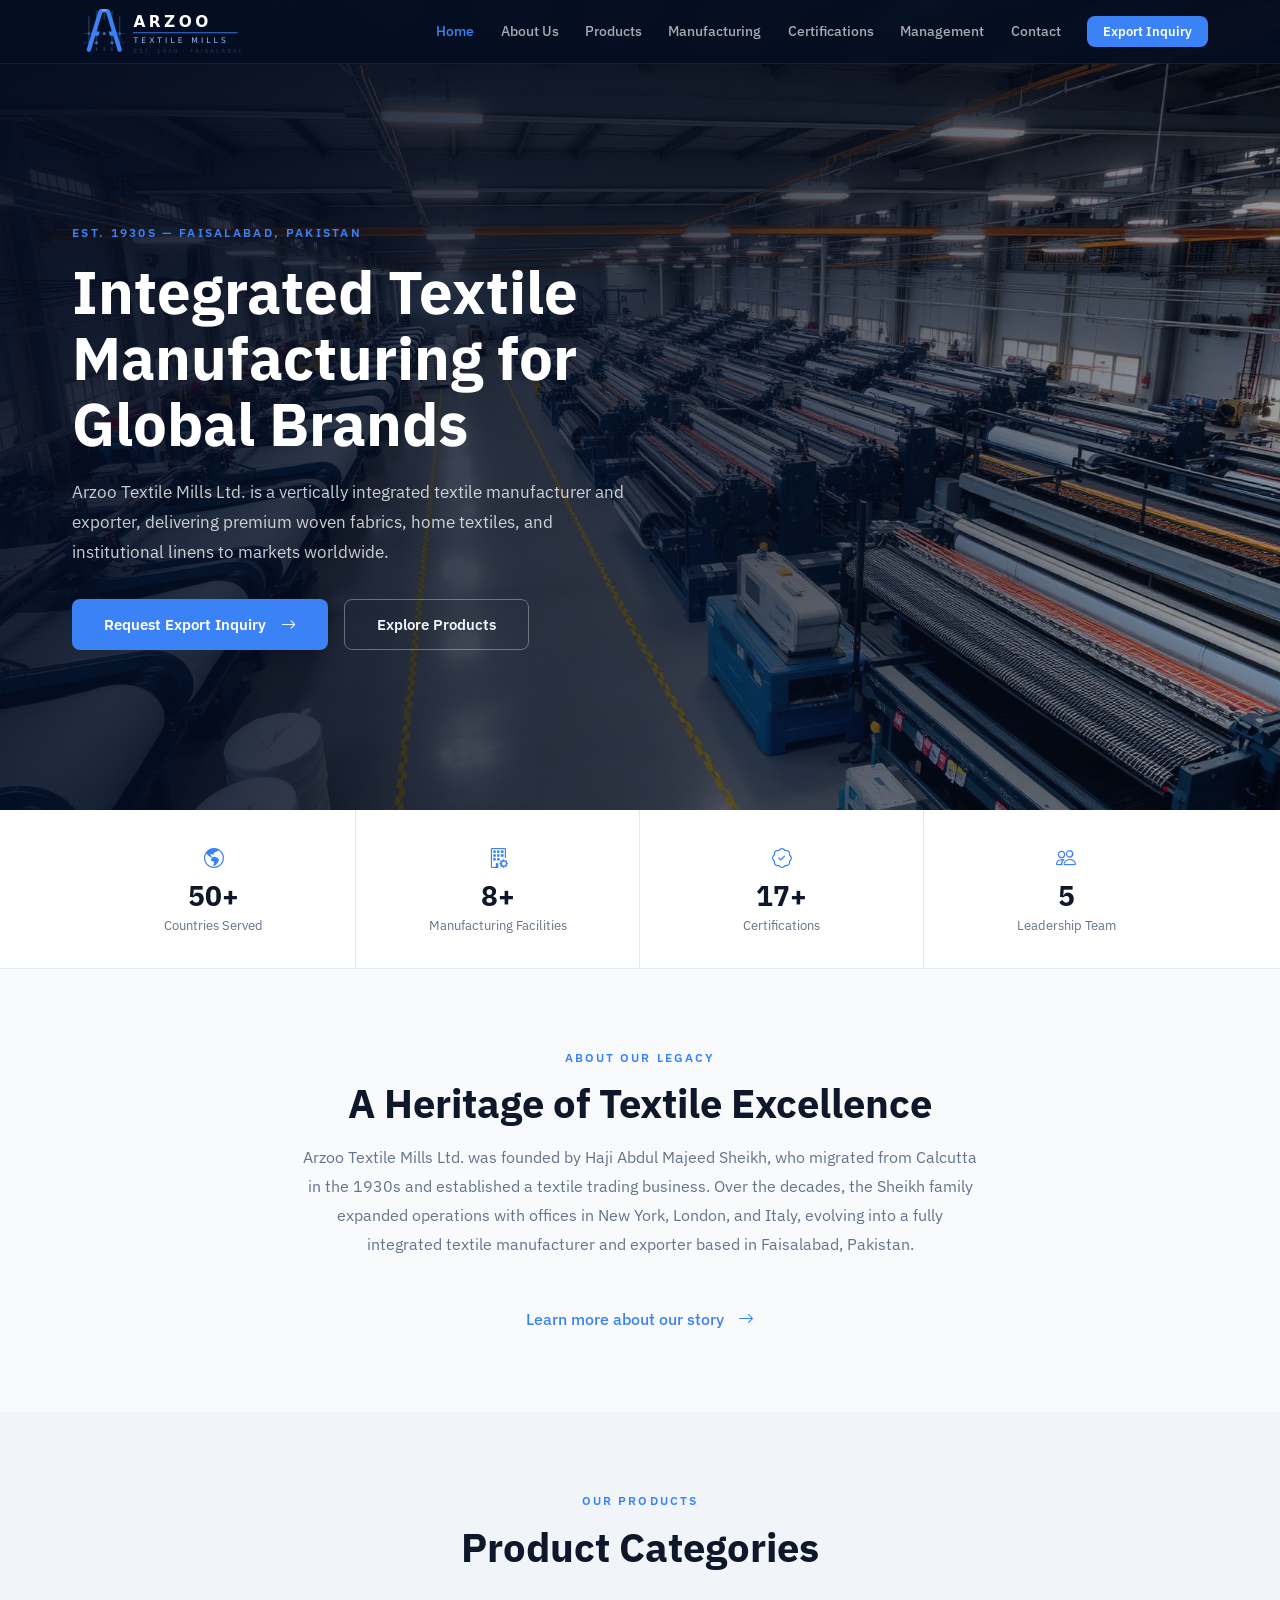
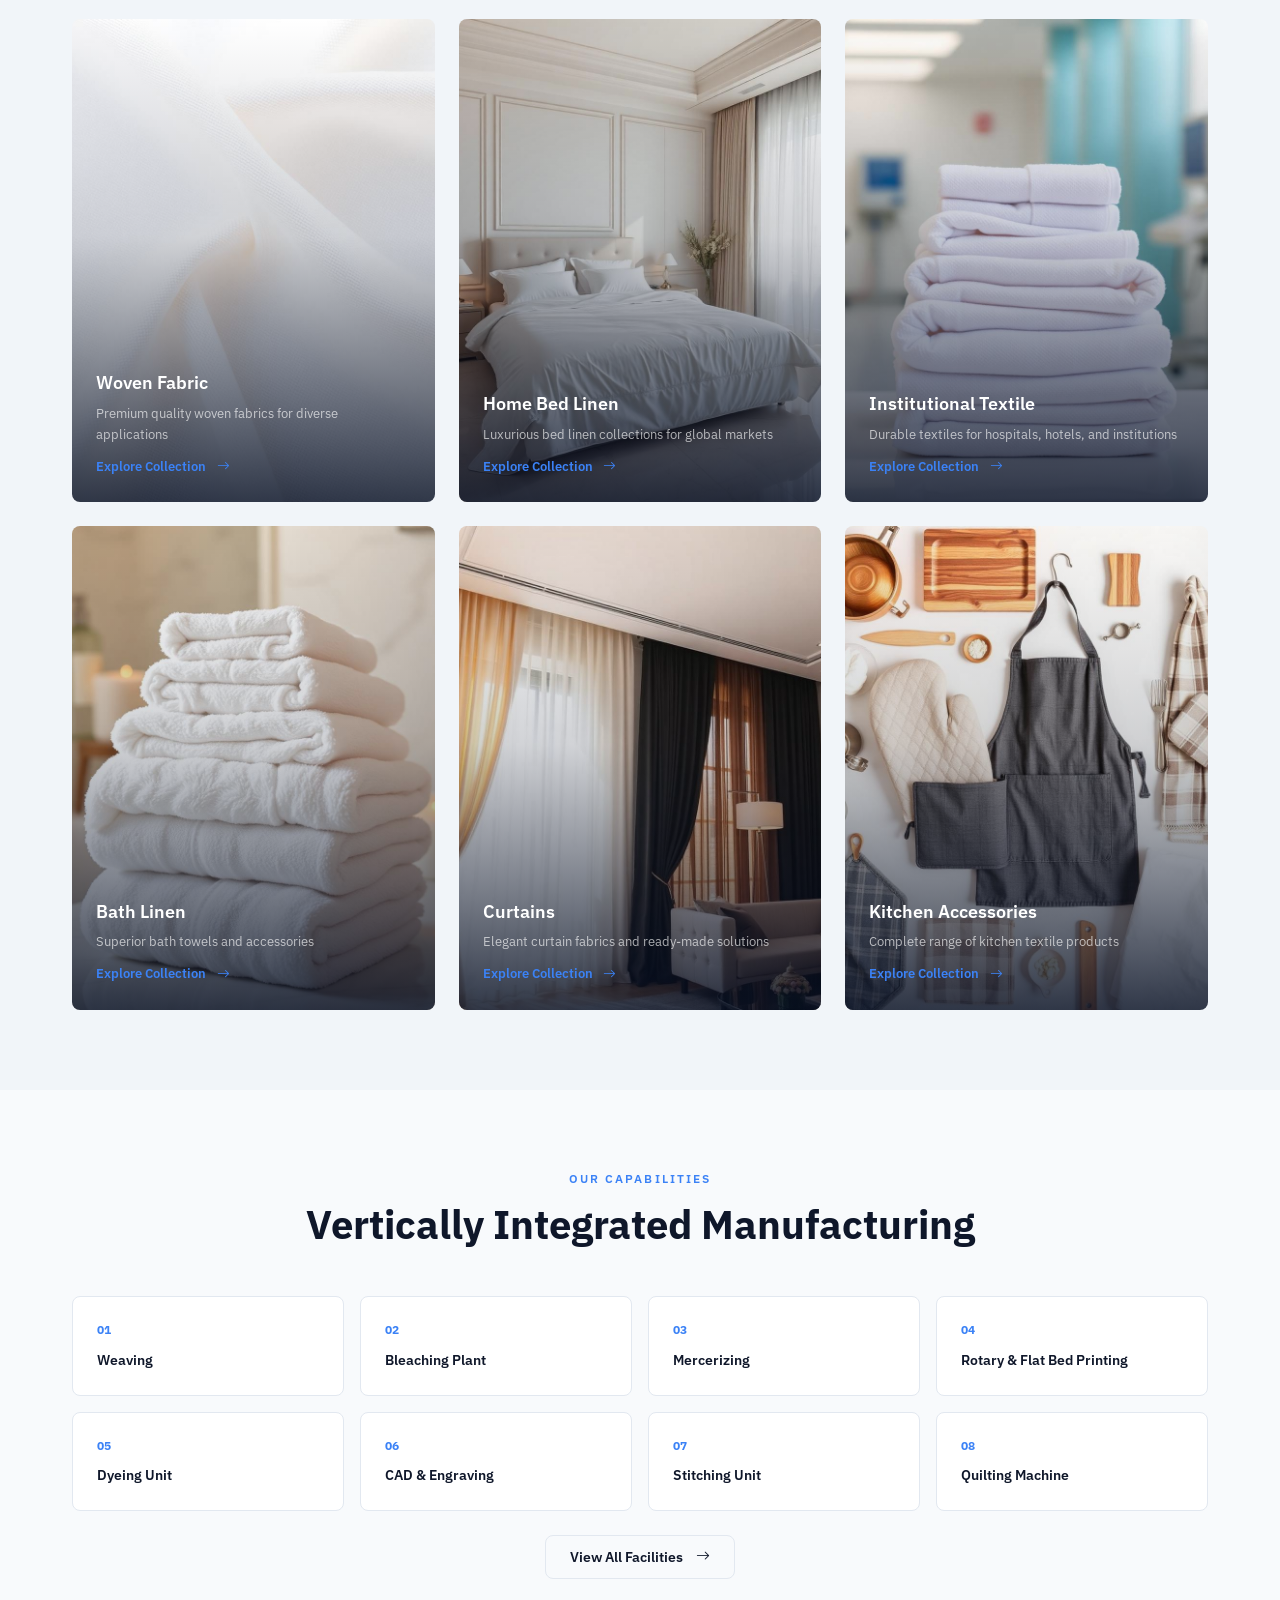
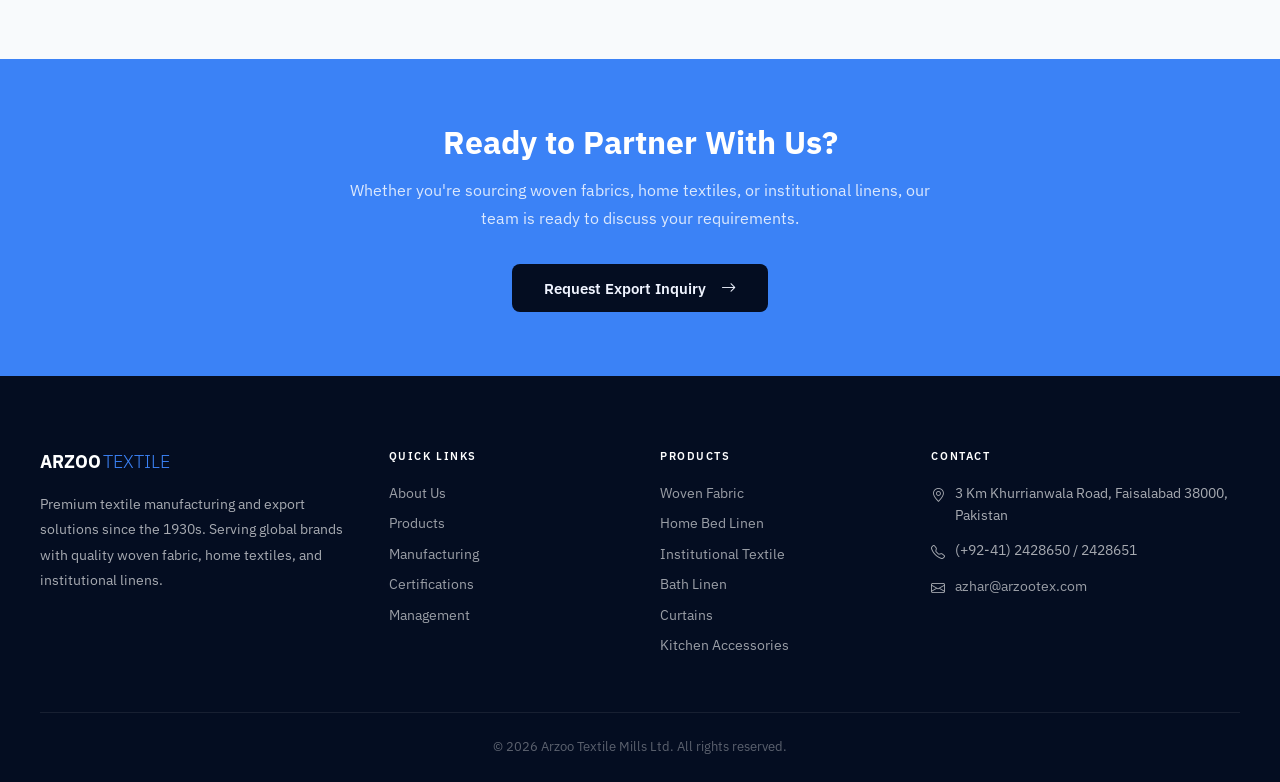
<file: index.html>
<!DOCTYPE html>
<html lang="en">
<head>
  <meta charset="UTF-8"/>
  <meta name="viewport" content="width=device-width, initial-scale=1.0"/>
  <title>Arzoo Textile Mills Ltd. – Integrated Textile Manufacturing & Export</title>
  <meta name="description" content="Arzoo Textile Mills Ltd. – vertically integrated textile manufacturer and exporter since the 1930s. Premium woven fabrics, home textiles, and institutional linens." />
  <link rel="icon" href="images/logo-mark.svg" type="image/svg+xml"/>
  <link href="https://fonts.googleapis.com/css2?family=IBM+Plex+Sans:wght@300;400;500;600;700&display=swap" rel="stylesheet"/>
  <link href="https://cdn.jsdelivr.net/npm/bootstrap@5.3.2/dist/css/bootstrap.min.css" rel="stylesheet"/>
  <link href="https://cdn.jsdelivr.net/npm/bootstrap-icons@1.11.3/font/bootstrap-icons.min.css" rel="stylesheet"/>
  <link rel="stylesheet" href="css/style.css"/>
</head>
<body class="page-home">

<!-- ── NAVBAR ─────────────────────────────────────────────── -->
<nav class="site-nav" id="siteNav">
  <div class="container">
    <div class="nav-inner">
      <a href="index.html" style="text-decoration:none;display:flex;align-items:center;">
        <img src="images/logo-dark.svg" alt="Arzoo Textile Mills" style="height:46px;width:auto;" />
      </a>
      <div class="nav-links">
        <a href="index.html"                   class="nav-link active">Home</a>
        <a href="pages/about.html"             class="nav-link">About Us</a>
        <a href="pages/products.html"          class="nav-link">Products</a>
        <a href="pages/manufacturing.html"     class="nav-link">Manufacturing</a>
        <a href="pages/certifications.html"    class="nav-link">Certifications</a>
        <a href="pages/management.html"        class="nav-link">Management</a>
        <a href="pages/contact.html"           class="nav-link">Contact</a>
        <a href="pages/contact.html"           class="btn btn-accent btn-sm nav-cta">Export Inquiry</a>
      </div>
      <button class="mobile-toggle" id="mobileToggle" aria-label="Menu">
        <i class="bi bi-list" id="iconOpen"></i>
        <i class="bi bi-x"    id="iconClose" style="display:none;"></i>
      </button>
    </div>
    <div class="mobile-menu" id="mobileMenu">
      <a href="index.html"                class="nav-link active">Home</a>
      <a href="pages/about.html"          class="nav-link">About Us</a>
      <a href="pages/products.html"       class="nav-link">Products</a>
      <a href="pages/manufacturing.html"  class="nav-link">Manufacturing</a>
      <a href="pages/certifications.html" class="nav-link">Certifications</a>
      <a href="pages/management.html"     class="nav-link">Management</a>
      <a href="pages/contact.html"        class="nav-link">Contact</a>
      <a href="pages/contact.html"        class="btn btn-accent btn-sm">Export Inquiry</a>
    </div>
  </div>
</nav>

<!-- ── HERO ───────────────────────────────────────────────── -->
<section class="hero-section">
  <img src="images/hero-textile.jpg" alt="Arzoo Textile Mills manufacturing facility" class="hero-bg"/>
  <div class="hero-overlay"></div>
  <div class="container">
    <div class="hero-content fade-up visible">
      <span class="hero-eyebrow">Est. 1930s — Faisalabad, Pakistan</span>
      <h1 class="hero-title">Integrated Textile Manufacturing for Global Brands</h1>
      <p class="hero-desc">Arzoo Textile Mills Ltd. is a vertically integrated textile manufacturer and exporter, delivering premium woven fabrics, home textiles, and institutional linens to markets worldwide.</p>
      <div class="hero-btns">
        <a href="pages/contact.html" class="btn btn-accent btn-lg">Request Export Inquiry &nbsp;<i class="bi bi-arrow-right"></i></a>
        <a href="pages/products.html" class="btn btn-outline-light btn-lg">Explore Products</a>
      </div>
    </div>
  </div>
</section>

<!-- ── STATS BAR ──────────────────────────────────────────── -->
<div class="stats-bar">
  <div class="container">
    <div class="stats-grid">
      <div class="stat-cell fade-up">
        <div class="stat-icon"><i class="bi bi-globe-americas"></i></div>
        <div class="stat-value">50+</div>
        <div class="stat-label">Countries Served</div>
      </div>
      <div class="stat-cell fade-up">
        <div class="stat-icon"><i class="bi bi-building-gear"></i></div>
        <div class="stat-value">8+</div>
        <div class="stat-label">Manufacturing Facilities</div>
      </div>
      <div class="stat-cell fade-up">
        <div class="stat-icon"><i class="bi bi-patch-check"></i></div>
        <div class="stat-value">17+</div>
        <div class="stat-label">Certifications</div>
      </div>
      <div class="stat-cell fade-up">
        <div class="stat-icon"><i class="bi bi-people"></i></div>
        <div class="stat-value">5</div>
        <div class="stat-label">Leadership Team</div>
      </div>
    </div>
  </div>
</div>

<!-- ── COMPANY INTRO ──────────────────────────────────────── -->
<section class="section-pad">
  <div class="container">
    <div class="section-heading center fade-up">
      <span class="eyebrow">About Our Legacy</span>
      <h2 class="section-title">A Heritage of Textile Excellence</h2>
      <p class="section-desc mt-3">Arzoo Textile Mills Ltd. was founded by Haji Abdul Majeed Sheikh, who migrated from Calcutta in the 1930s and established a textile trading business. Over the decades, the Sheikh family expanded operations with offices in New York, London, and Italy, evolving into a fully integrated textile manufacturer and exporter based in Faisalabad, Pakistan.</p>
    </div>
    <div class="text-center mt-3 fade-up">
      <a href="pages/about.html" class="link-accent">Learn more about our story &nbsp;<i class="bi bi-arrow-right"></i></a>
    </div>
  </div>
</section>

<!-- ── PRODUCTS PREVIEW ────────────────────────────────────── -->
<section class="section-pad section-muted">
  <div class="container">
    <div class="section-heading center fade-up">
      <span class="eyebrow">Our Products</span>
      <h2 class="section-title">Product Categories</h2>
    </div>
    <div class="product-cards">
      <a href="pages/products.html" class="product-card fade-up">
        <img src="images/product-woven.jpg" alt="Woven Fabric" loading="lazy"/>
        <div class="product-card-overlay"></div>
        <div class="product-card-body">
          <div class="product-card-title">Woven Fabric</div>
          <div class="product-card-desc">Premium quality woven fabrics for diverse applications</div>
          <span class="product-card-cta">Explore Collection &nbsp;<i class="bi bi-arrow-right"></i></span>
        </div>
      </a>
      <a href="pages/products.html" class="product-card fade-up">
        <img src="images/product-bedlinen.jpg" alt="Home Bed Linen" loading="lazy"/>
        <div class="product-card-overlay"></div>
        <div class="product-card-body">
          <div class="product-card-title">Home Bed Linen</div>
          <div class="product-card-desc">Luxurious bed linen collections for global markets</div>
          <span class="product-card-cta">Explore Collection &nbsp;<i class="bi bi-arrow-right"></i></span>
        </div>
      </a>
      <a href="pages/products.html" class="product-card fade-up">
        <img src="images/product-institutional.jpg" alt="Institutional Textile" loading="lazy"/>
        <div class="product-card-overlay"></div>
        <div class="product-card-body">
          <div class="product-card-title">Institutional Textile</div>
          <div class="product-card-desc">Durable textiles for hospitals, hotels, and institutions</div>
          <span class="product-card-cta">Explore Collection &nbsp;<i class="bi bi-arrow-right"></i></span>
        </div>
      </a>
      <a href="pages/products.html" class="product-card fade-up">
        <img src="images/product-bathlinen.jpg" alt="Bath Linen" loading="lazy"/>
        <div class="product-card-overlay"></div>
        <div class="product-card-body">
          <div class="product-card-title">Bath Linen</div>
          <div class="product-card-desc">Superior bath towels and accessories</div>
          <span class="product-card-cta">Explore Collection &nbsp;<i class="bi bi-arrow-right"></i></span>
        </div>
      </a>
      <a href="pages/products.html" class="product-card fade-up">
        <img src="images/product-curtains.jpg" alt="Curtains" loading="lazy"/>
        <div class="product-card-overlay"></div>
        <div class="product-card-body">
          <div class="product-card-title">Curtains</div>
          <div class="product-card-desc">Elegant curtain fabrics and ready-made solutions</div>
          <span class="product-card-cta">Explore Collection &nbsp;<i class="bi bi-arrow-right"></i></span>
        </div>
      </a>
      <a href="pages/products.html" class="product-card fade-up">
        <img src="images/product-kitchen.jpg" alt="Kitchen Accessories" loading="lazy"/>
        <div class="product-card-overlay"></div>
        <div class="product-card-body">
          <div class="product-card-title">Kitchen Accessories</div>
          <div class="product-card-desc">Complete range of kitchen textile products</div>
          <span class="product-card-cta">Explore Collection &nbsp;<i class="bi bi-arrow-right"></i></span>
        </div>
      </a>
    </div>
  </div>
</section>

<!-- ── MANUFACTURING ───────────────────────────────────────── -->
<section class="section-pad">
  <div class="container">
    <div class="section-heading center fade-up">
      <span class="eyebrow">Our Capabilities</span>
      <h2 class="section-title">Vertically Integrated Manufacturing</h2>
    </div>
    <div class="facility-grid">
      <div class="facility-card fade-up"><div class="facility-num">01</div><div class="facility-name">Weaving</div></div>
      <div class="facility-card fade-up"><div class="facility-num">02</div><div class="facility-name">Bleaching Plant</div></div>
      <div class="facility-card fade-up"><div class="facility-num">03</div><div class="facility-name">Mercerizing</div></div>
      <div class="facility-card fade-up"><div class="facility-num">04</div><div class="facility-name">Rotary &amp; Flat Bed Printing</div></div>
      <div class="facility-card fade-up"><div class="facility-num">05</div><div class="facility-name">Dyeing Unit</div></div>
      <div class="facility-card fade-up"><div class="facility-num">06</div><div class="facility-name">CAD &amp; Engraving</div></div>
      <div class="facility-card fade-up"><div class="facility-num">07</div><div class="facility-name">Stitching Unit</div></div>
      <div class="facility-card fade-up"><div class="facility-num">08</div><div class="facility-name">Quilting Machine</div></div>
    </div>
    <div class="text-center mt-4 fade-up">
      <a href="pages/manufacturing.html" class="btn btn-outline">View All Facilities &nbsp;<i class="bi bi-arrow-right"></i></a>
    </div>
  </div>
</section>

<!-- ── CTA ─────────────────────────────────────────────────── -->
<section class="cta-section">
  <div class="container fade-up">
    <h2>Ready to Partner With Us?</h2>
    <p>Whether you're sourcing woven fabrics, home textiles, or institutional linens, our team is ready to discuss your requirements.</p>
    <a href="pages/contact.html" class="btn btn-primary btn-lg">Request Export Inquiry &nbsp;<i class="bi bi-arrow-right"></i></a>
  </div>
</section>

<!-- ── FOOTER ──────────────────────────────────────────────── -->
<footer class="site-footer">
  <div class="container footer-inner">
    <div class="footer-grid">
      <div>
        <div class="footer-brand">ARZOO<span class="light">TEXTILE</span></div>
        <p class="footer-desc">Premium textile manufacturing and export solutions since the 1930s. Serving global brands with quality woven fabric, home textiles, and institutional linens.</p>
      </div>
      <div>
        <div class="footer-head">Quick Links</div>
        <a href="pages/about.html"          class="footer-link">About Us</a>
        <a href="pages/products.html"       class="footer-link">Products</a>
        <a href="pages/manufacturing.html"  class="footer-link">Manufacturing</a>
        <a href="pages/certifications.html" class="footer-link">Certifications</a>
        <a href="pages/management.html"     class="footer-link">Management</a>
      </div>
      <div>
        <div class="footer-head">Products</div>
        <a href="pages/products.html" class="footer-link">Woven Fabric</a>
        <a href="pages/products.html" class="footer-link">Home Bed Linen</a>
        <a href="pages/products.html" class="footer-link">Institutional Textile</a>
        <a href="pages/products.html" class="footer-link">Bath Linen</a>
        <a href="pages/products.html" class="footer-link">Curtains</a>
        <a href="pages/products.html" class="footer-link">Kitchen Accessories</a>
      </div>
      <div>
        <div class="footer-head">Contact</div>
        <div class="footer-contact-row"><i class="bi bi-geo-alt"></i><span>3 Km Khurrianwala Road, Faisalabad 38000, Pakistan</span></div>
        <div class="footer-contact-row"><i class="bi bi-telephone"></i><span>(+92-41) 2428650 / 2428651</span></div>
        <div class="footer-contact-row"><i class="bi bi-envelope"></i><a href="mailto:azhar@arzootex.com" class="footer-link" style="display:inline;">azhar@arzootex.com</a></div>
      </div>
    </div>
    <div class="footer-bottom">&copy; <span id="footerYear"></span> Arzoo Textile Mills Ltd. All rights reserved.</div>
  </div>
</footer>

<script src="https://cdn.jsdelivr.net/npm/bootstrap@5.3.2/dist/js/bootstrap.bundle.min.js"></script>
<script src="js/main.js"></script>
</body>
</html>
</file>
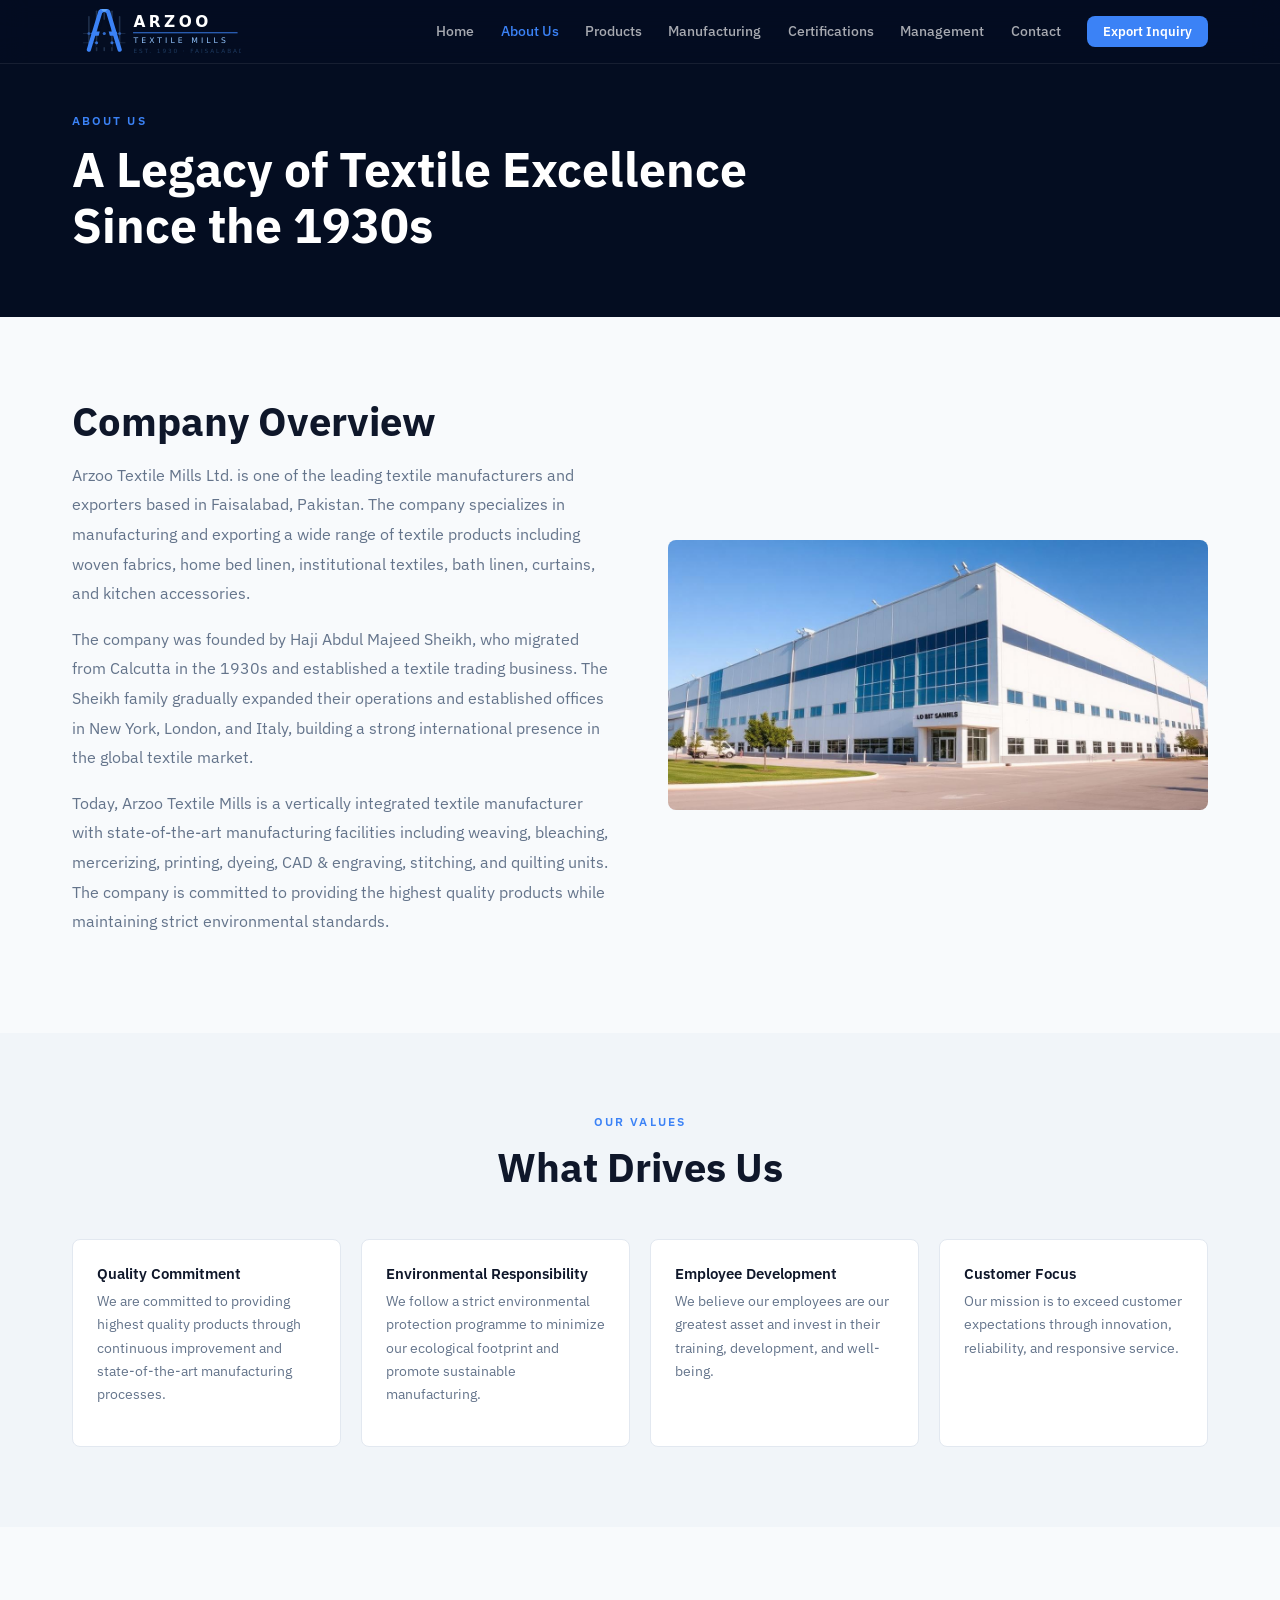
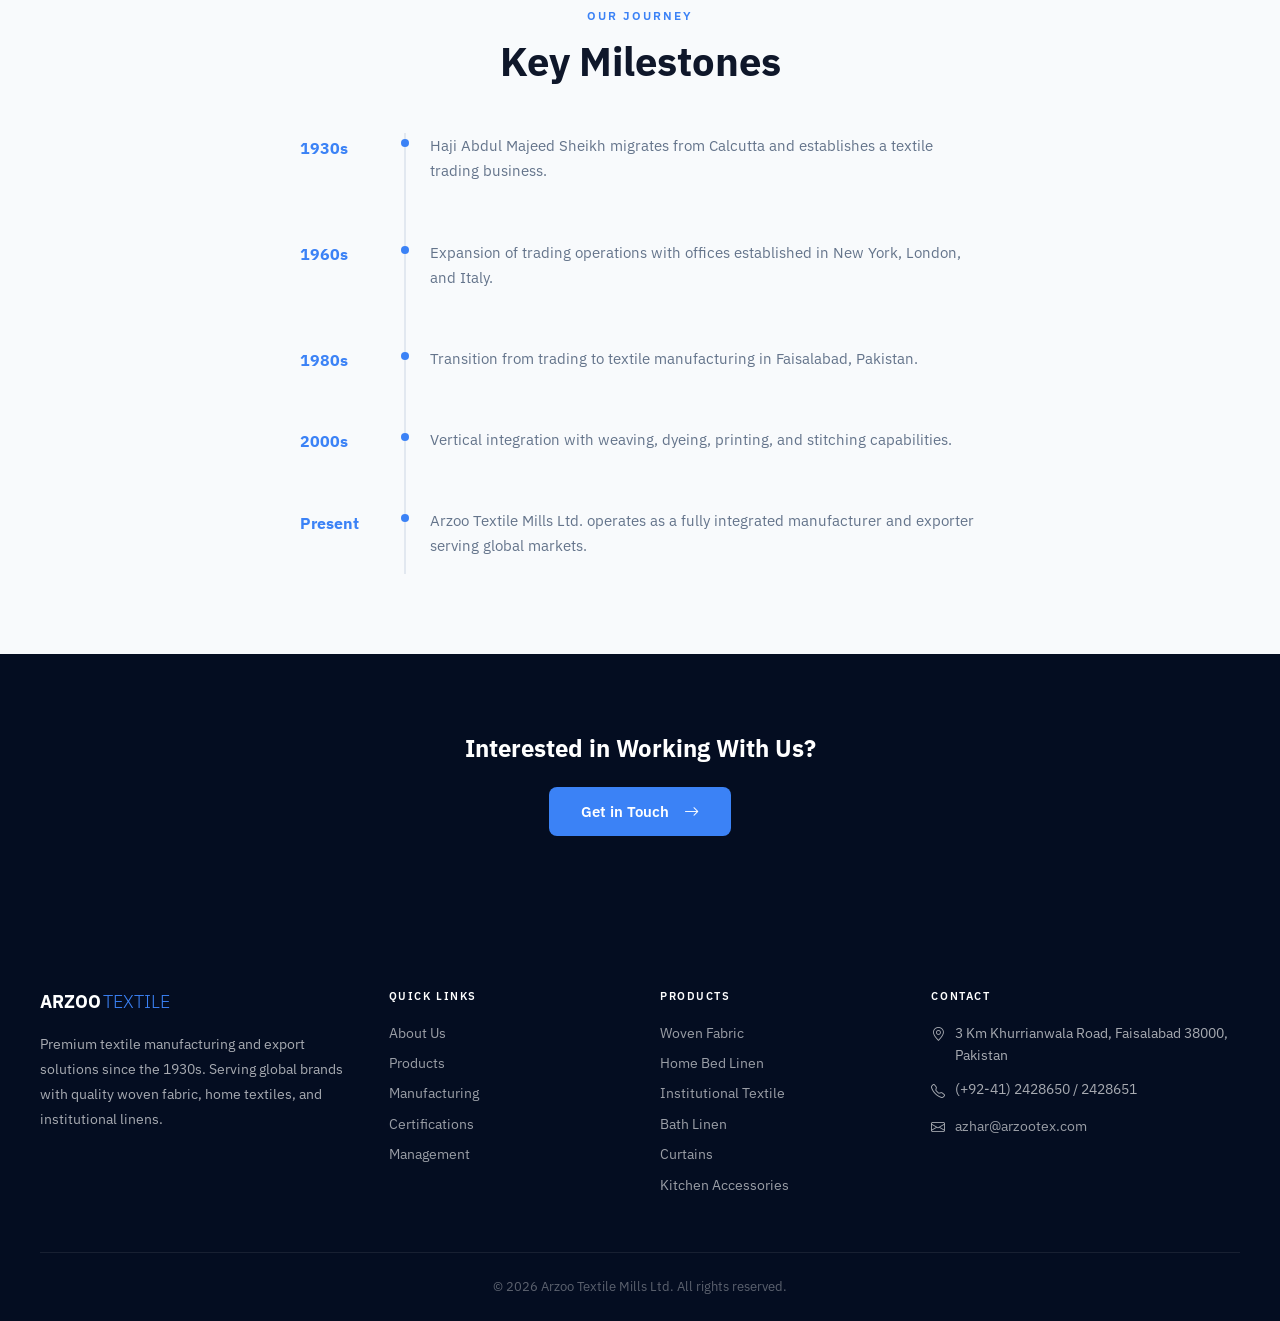
<file: pages/about.html>
<!DOCTYPE html>
<html lang="en">
<head>
  <meta charset="UTF-8"/>
  <meta name="viewport" content="width=device-width, initial-scale=1.0"/>
  <title>About Us – Arzoo Textile Mills Ltd.</title>
  <link rel="icon" href="../images/logo-mark.svg" type="image/svg+xml"/>
  <link href="https://fonts.googleapis.com/css2?family=IBM+Plex+Sans:wght@300;400;500;600;700&display=swap" rel="stylesheet"/>
  <link href="https://cdn.jsdelivr.net/npm/bootstrap@5.3.2/dist/css/bootstrap.min.css" rel="stylesheet"/>
  <link href="https://cdn.jsdelivr.net/npm/bootstrap-icons@1.11.3/font/bootstrap-icons.min.css" rel="stylesheet"/>
  <link rel="stylesheet" href="../css/style.css"/>
</head>
<body>

<nav class="site-nav solid" id="siteNav">
  <div class="container">
    <div class="nav-inner">
      <a href="../index.html" style="text-decoration:none;display:flex;align-items:center;"><img src="../images/logo-dark.svg" alt="Arzoo Textile Mills" style="height:46px;width:auto;" /></a>
      <div class="nav-links">
        <a href="../index.html"      class="nav-link">Home</a>
        <a href="about.html"         class="nav-link active">About Us</a>
        <a href="products.html"      class="nav-link">Products</a>
        <a href="manufacturing.html" class="nav-link">Manufacturing</a>
        <a href="certifications.html"class="nav-link">Certifications</a>
        <a href="management.html"    class="nav-link">Management</a>
        <a href="contact.html"       class="nav-link">Contact</a>
        <a href="contact.html"       class="btn btn-accent btn-sm nav-cta">Export Inquiry</a>
      </div>
      <button class="mobile-toggle" id="mobileToggle" aria-label="Menu">
        <i class="bi bi-list" id="iconOpen"></i><i class="bi bi-x" id="iconClose" style="display:none;"></i>
      </button>
    </div>
    <div class="mobile-menu" id="mobileMenu">
      <a href="../index.html"       class="nav-link">Home</a>
      <a href="about.html"          class="nav-link active">About Us</a>
      <a href="products.html"       class="nav-link">Products</a>
      <a href="manufacturing.html"  class="nav-link">Manufacturing</a>
      <a href="certifications.html" class="nav-link">Certifications</a>
      <a href="management.html"     class="nav-link">Management</a>
      <a href="contact.html"        class="nav-link">Contact</a>
      <a href="contact.html"        class="btn btn-accent btn-sm">Export Inquiry</a>
    </div>
  </div>
</nav>

<!-- PAGE HERO -->
<div class="page-hero">
  <div class="container">
    <span class="eyebrow">About Us</span>
    <h1>A Legacy of Textile Excellence Since the 1930s</h1>
  </div>
</div>

<!-- COMPANY OVERVIEW -->
<section class="section-pad">
  <div class="container">
    <div class="two-col">
      <div class="fade-up">
        <h2 class="section-title mb-3">Company Overview</h2>
        <p class="body-copy">Arzoo Textile Mills Ltd. is one of the leading textile manufacturers and exporters based in Faisalabad, Pakistan. The company specializes in manufacturing and exporting a wide range of textile products including woven fabrics, home bed linen, institutional textiles, bath linen, curtains, and kitchen accessories.</p>
        <p class="body-copy mt-2">The company was founded by Haji Abdul Majeed Sheikh, who migrated from Calcutta in the 1930s and established a textile trading business. The Sheikh family gradually expanded their operations and established offices in New York, London, and Italy, building a strong international presence in the global textile market.</p>
        <p class="body-copy mt-2">Today, Arzoo Textile Mills is a vertically integrated textile manufacturer with state-of-the-art manufacturing facilities including weaving, bleaching, mercerizing, printing, dyeing, CAD &amp; engraving, stitching, and quilting units. The company is committed to providing the highest quality products while maintaining strict environmental standards.</p>
      </div>
      <div class="fade-up">
        <img src="../images/about-factory.jpg" alt="Arzoo Textile Mills facility" style="border-radius:8px;width:100%;"/>
      </div>
    </div>
  </div>
</section>

<!-- VALUES -->
<section class="section-pad section-muted">
  <div class="container">
    <div class="section-heading center fade-up">
      <span class="eyebrow">Our Values</span>
      <h2 class="section-title">What Drives Us</h2>
    </div>
    <div class="value-cards">
      <div class="value-card fade-up">
        <h3>Quality Commitment</h3>
        <p>We are committed to providing highest quality products through continuous improvement and state-of-the-art manufacturing processes.</p>
      </div>
      <div class="value-card fade-up">
        <h3>Environmental Responsibility</h3>
        <p>We follow a strict environmental protection programme to minimize our ecological footprint and promote sustainable manufacturing.</p>
      </div>
      <div class="value-card fade-up">
        <h3>Employee Development</h3>
        <p>We believe our employees are our greatest asset and invest in their training, development, and well-being.</p>
      </div>
      <div class="value-card fade-up">
        <h3>Customer Focus</h3>
        <p>Our mission is to exceed customer expectations through innovation, reliability, and responsive service.</p>
      </div>
    </div>
  </div>
</section>

<!-- TIMELINE -->
<section class="section-pad">
  <div class="container">
    <div class="section-heading center fade-up">
      <span class="eyebrow">Our Journey</span>
      <h2 class="section-title">Key Milestones</h2>
    </div>
    <div class="timeline fade-up">
      <div class="timeline-item">
        <span class="timeline-year">1930s</span>
        <div class="timeline-body"><p>Haji Abdul Majeed Sheikh migrates from Calcutta and establishes a textile trading business.</p></div>
      </div>
      <div class="timeline-item">
        <span class="timeline-year">1960s</span>
        <div class="timeline-body"><p>Expansion of trading operations with offices established in New York, London, and Italy.</p></div>
      </div>
      <div class="timeline-item">
        <span class="timeline-year">1980s</span>
        <div class="timeline-body"><p>Transition from trading to textile manufacturing in Faisalabad, Pakistan.</p></div>
      </div>
      <div class="timeline-item">
        <span class="timeline-year">2000s</span>
        <div class="timeline-body"><p>Vertical integration with weaving, dyeing, printing, and stitching capabilities.</p></div>
      </div>
      <div class="timeline-item">
        <span class="timeline-year">Present</span>
        <div class="timeline-body" style="border-left:2px solid var(--border);padding-bottom:0;"><p>Arzoo Textile Mills Ltd. operates as a fully integrated manufacturer and exporter serving global markets.</p></div>
      </div>
    </div>
  </div>
</section>

<!-- CTA -->
<section class="section-pad" style="background:var(--primary);text-align:center;">
  <div class="container fade-up">
    <h2 style="font-size:1.5rem;font-weight:700;color:#fff;margin-bottom:1.5rem;">Interested in Working With Us?</h2>
    <a href="contact.html" class="btn btn-accent btn-lg">Get in Touch &nbsp;<i class="bi bi-arrow-right"></i></a>
  </div>
</section>

<!-- FOOTER -->
<footer class="site-footer">
  <div class="container footer-inner">
    <div class="footer-grid">
      <div>
        <div class="footer-brand">ARZOO<span class="light">TEXTILE</span></div>
        <p class="footer-desc">Premium textile manufacturing and export solutions since the 1930s. Serving global brands with quality woven fabric, home textiles, and institutional linens.</p>
      </div>
      <div>
        <div class="footer-head">Quick Links</div>
        <a href="about.html"          class="footer-link">About Us</a>
        <a href="products.html"       class="footer-link">Products</a>
        <a href="manufacturing.html"  class="footer-link">Manufacturing</a>
        <a href="certifications.html" class="footer-link">Certifications</a>
        <a href="management.html"     class="footer-link">Management</a>
      </div>
      <div>
        <div class="footer-head">Products</div>
        <a href="products.html" class="footer-link">Woven Fabric</a>
        <a href="products.html" class="footer-link">Home Bed Linen</a>
        <a href="products.html" class="footer-link">Institutional Textile</a>
        <a href="products.html" class="footer-link">Bath Linen</a>
        <a href="products.html" class="footer-link">Curtains</a>
        <a href="products.html" class="footer-link">Kitchen Accessories</a>
      </div>
      <div>
        <div class="footer-head">Contact</div>
        <div class="footer-contact-row"><i class="bi bi-geo-alt"></i><span>3 Km Khurrianwala Road, Faisalabad 38000, Pakistan</span></div>
        <div class="footer-contact-row"><i class="bi bi-telephone"></i><span>(+92-41) 2428650 / 2428651</span></div>
        <div class="footer-contact-row"><i class="bi bi-envelope"></i><a href="mailto:azhar@arzootex.com" class="footer-link" style="display:inline;">azhar@arzootex.com</a></div>
      </div>
    </div>
    <div class="footer-bottom">&copy; <span id="footerYear"></span> Arzoo Textile Mills Ltd. All rights reserved.</div>
  </div>
</footer>

<script src="https://cdn.jsdelivr.net/npm/bootstrap@5.3.2/dist/js/bootstrap.bundle.min.js"></script>
<script src="../js/main.js"></script>
</body>
</html>
</file>
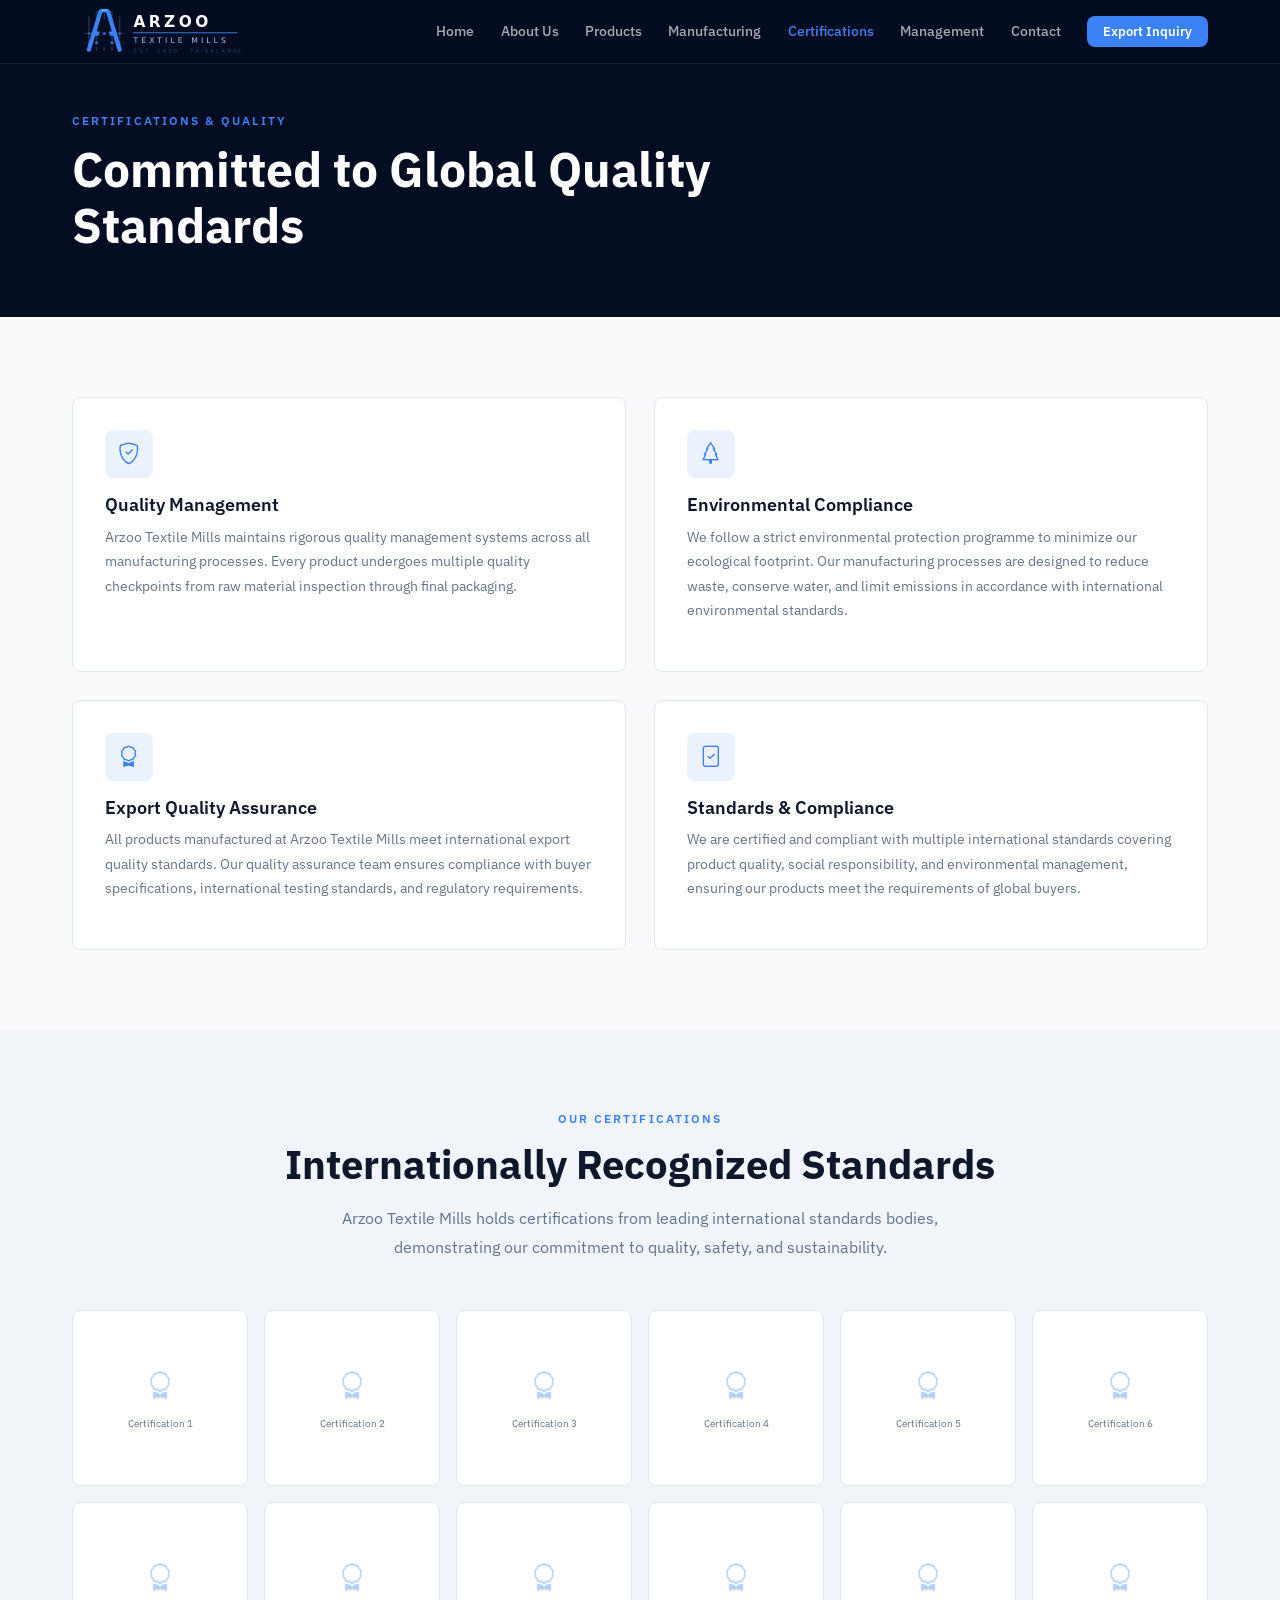
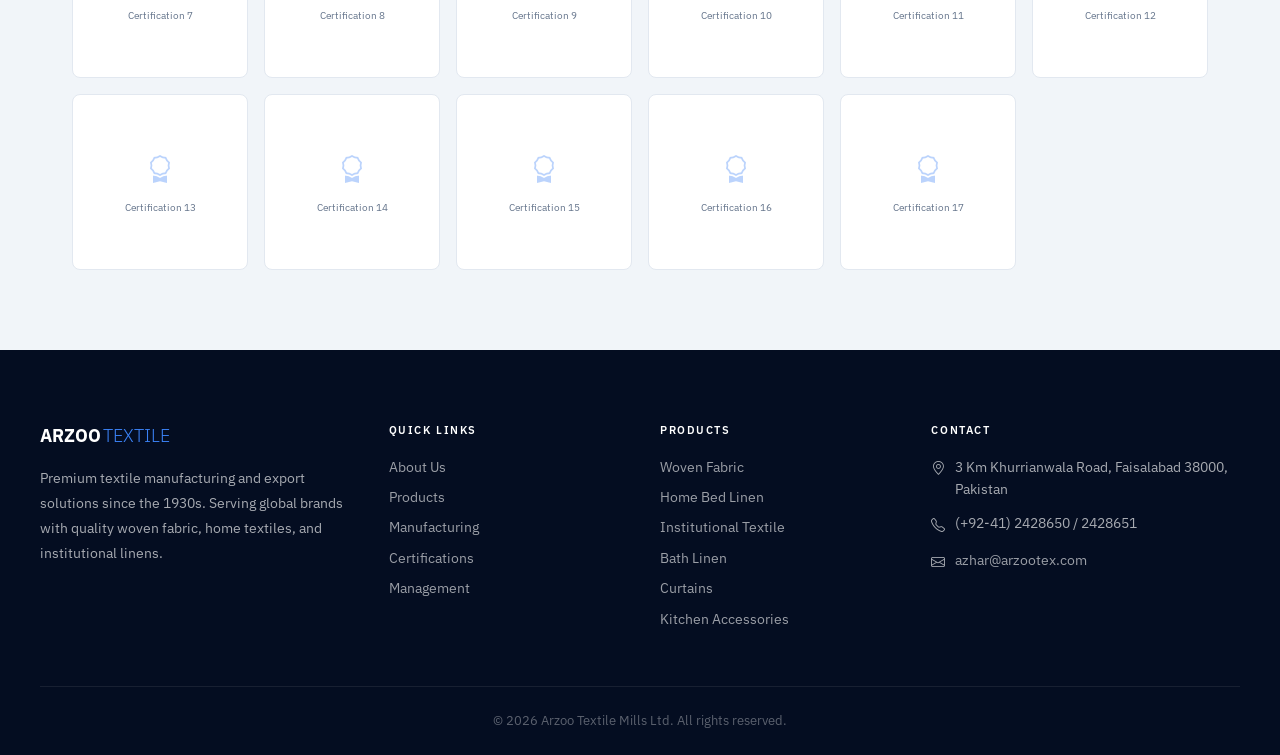
<file: pages/certifications.html>
<!DOCTYPE html>
<html lang="en">
<head>
  <meta charset="UTF-8"/>
  <meta name="viewport" content="width=device-width, initial-scale=1.0"/>
  <title>Certifications – Arzoo Textile Mills Ltd.</title>
  <link rel="icon" href="../images/logo-mark.svg" type="image/svg+xml"/>
  <link href="https://fonts.googleapis.com/css2?family=IBM+Plex+Sans:wght@300;400;500;600;700&display=swap" rel="stylesheet"/>
  <link href="https://cdn.jsdelivr.net/npm/bootstrap@5.3.2/dist/css/bootstrap.min.css" rel="stylesheet"/>
  <link href="https://cdn.jsdelivr.net/npm/bootstrap-icons@1.11.3/font/bootstrap-icons.min.css" rel="stylesheet"/>
  <link rel="stylesheet" href="../css/style.css"/>
</head>
<body>

<nav class="site-nav solid" id="siteNav">
  <div class="container">
    <div class="nav-inner">
      <a href="../index.html" style="text-decoration:none;display:flex;align-items:center;"><img src="../images/logo-dark.svg" alt="Arzoo Textile Mills" style="height:46px;width:auto;" /></a>
      <div class="nav-links">
        <a href="../index.html"      class="nav-link">Home</a>
        <a href="about.html"         class="nav-link">About Us</a>
        <a href="products.html"      class="nav-link">Products</a>
        <a href="manufacturing.html" class="nav-link">Manufacturing</a>
        <a href="certifications.html"class="nav-link active">Certifications</a>
        <a href="management.html"    class="nav-link">Management</a>
        <a href="contact.html"       class="nav-link">Contact</a>
        <a href="contact.html"       class="btn btn-accent btn-sm nav-cta">Export Inquiry</a>
      </div>
      <button class="mobile-toggle" id="mobileToggle" aria-label="Menu">
        <i class="bi bi-list" id="iconOpen"></i><i class="bi bi-x" id="iconClose" style="display:none;"></i>
      </button>
    </div>
    <div class="mobile-menu" id="mobileMenu">
      <a href="../index.html"       class="nav-link">Home</a>
      <a href="about.html"          class="nav-link">About Us</a>
      <a href="products.html"       class="nav-link">Products</a>
      <a href="manufacturing.html"  class="nav-link">Manufacturing</a>
      <a href="certifications.html" class="nav-link active">Certifications</a>
      <a href="management.html"     class="nav-link">Management</a>
      <a href="contact.html"        class="nav-link">Contact</a>
      <a href="contact.html"        class="btn btn-accent btn-sm">Export Inquiry</a>
    </div>
  </div>
</nav>

<div class="page-hero">
  <div class="container">
    <span class="eyebrow">Certifications &amp; Quality</span>
    <h1>Committed to Global Quality Standards</h1>
  </div>
</div>

<!-- QUALITY AREAS -->
<section class="section-pad">
  <div class="container">
    <div class="cert-areas">
      <div class="cert-area-card fade-up">
        <div class="cert-area-icon"><i class="bi bi-shield-check"></i></div>
        <h3>Quality Management</h3>
        <p>Arzoo Textile Mills maintains rigorous quality management systems across all manufacturing processes. Every product undergoes multiple quality checkpoints from raw material inspection through final packaging.</p>
      </div>
      <div class="cert-area-card fade-up">
        <div class="cert-area-icon"><i class="bi bi-tree"></i></div>
        <h3>Environmental Compliance</h3>
        <p>We follow a strict environmental protection programme to minimize our ecological footprint. Our manufacturing processes are designed to reduce waste, conserve water, and limit emissions in accordance with international environmental standards.</p>
      </div>
      <div class="cert-area-card fade-up">
        <div class="cert-area-icon"><i class="bi bi-award"></i></div>
        <h3>Export Quality Assurance</h3>
        <p>All products manufactured at Arzoo Textile Mills meet international export quality standards. Our quality assurance team ensures compliance with buyer specifications, international testing standards, and regulatory requirements.</p>
      </div>
      <div class="cert-area-card fade-up">
        <div class="cert-area-icon"><i class="bi bi-file-check"></i></div>
        <h3>Standards &amp; Compliance</h3>
        <p>We are certified and compliant with multiple international standards covering product quality, social responsibility, and environmental management, ensuring our products meet the requirements of global buyers.</p>
      </div>
    </div>
  </div>
</section>

<!-- CERTIFICATIONS GRID -->
<section class="section-pad section-muted">
  <div class="container">
    <div class="section-heading center fade-up">
      <span class="eyebrow">Our Certifications</span>
      <h2 class="section-title">Internationally Recognized Standards</h2>
      <p class="section-desc mt-3">Arzoo Textile Mills holds certifications from leading international standards bodies, demonstrating our commitment to quality, safety, and sustainability.</p>
    </div>
    <div class="cert-badges fade-up">
      <div class="cert-badge"><i class="bi bi-award"></i><span>Certification 1</span></div>
      <div class="cert-badge"><i class="bi bi-award"></i><span>Certification 2</span></div>
      <div class="cert-badge"><i class="bi bi-award"></i><span>Certification 3</span></div>
      <div class="cert-badge"><i class="bi bi-award"></i><span>Certification 4</span></div>
      <div class="cert-badge"><i class="bi bi-award"></i><span>Certification 5</span></div>
      <div class="cert-badge"><i class="bi bi-award"></i><span>Certification 6</span></div>
      <div class="cert-badge"><i class="bi bi-award"></i><span>Certification 7</span></div>
      <div class="cert-badge"><i class="bi bi-award"></i><span>Certification 8</span></div>
      <div class="cert-badge"><i class="bi bi-award"></i><span>Certification 9</span></div>
      <div class="cert-badge"><i class="bi bi-award"></i><span>Certification 10</span></div>
      <div class="cert-badge"><i class="bi bi-award"></i><span>Certification 11</span></div>
      <div class="cert-badge"><i class="bi bi-award"></i><span>Certification 12</span></div>
      <div class="cert-badge"><i class="bi bi-award"></i><span>Certification 13</span></div>
      <div class="cert-badge"><i class="bi bi-award"></i><span>Certification 14</span></div>
      <div class="cert-badge"><i class="bi bi-award"></i><span>Certification 15</span></div>
      <div class="cert-badge"><i class="bi bi-award"></i><span>Certification 16</span></div>
      <div class="cert-badge"><i class="bi bi-award"></i><span>Certification 17</span></div>
    </div>
  </div>
</section>

<footer class="site-footer">
  <div class="container footer-inner">
    <div class="footer-grid">
      <div>
        <div class="footer-brand">ARZOO<span class="light">TEXTILE</span></div>
        <p class="footer-desc">Premium textile manufacturing and export solutions since the 1930s. Serving global brands with quality woven fabric, home textiles, and institutional linens.</p>
      </div>
      <div>
        <div class="footer-head">Quick Links</div>
        <a href="about.html" class="footer-link">About Us</a>
        <a href="products.html" class="footer-link">Products</a>
        <a href="manufacturing.html" class="footer-link">Manufacturing</a>
        <a href="certifications.html" class="footer-link">Certifications</a>
        <a href="management.html" class="footer-link">Management</a>
      </div>
      <div>
        <div class="footer-head">Products</div>
        <a href="products.html" class="footer-link">Woven Fabric</a>
        <a href="products.html" class="footer-link">Home Bed Linen</a>
        <a href="products.html" class="footer-link">Institutional Textile</a>
        <a href="products.html" class="footer-link">Bath Linen</a>
        <a href="products.html" class="footer-link">Curtains</a>
        <a href="products.html" class="footer-link">Kitchen Accessories</a>
      </div>
      <div>
        <div class="footer-head">Contact</div>
        <div class="footer-contact-row"><i class="bi bi-geo-alt"></i><span>3 Km Khurrianwala Road, Faisalabad 38000, Pakistan</span></div>
        <div class="footer-contact-row"><i class="bi bi-telephone"></i><span>(+92-41) 2428650 / 2428651</span></div>
        <div class="footer-contact-row"><i class="bi bi-envelope"></i><a href="mailto:azhar@arzootex.com" class="footer-link" style="display:inline;">azhar@arzootex.com</a></div>
      </div>
    </div>
    <div class="footer-bottom">&copy; <span id="footerYear"></span> Arzoo Textile Mills Ltd. All rights reserved.</div>
  </div>
</footer>

<script src="https://cdn.jsdelivr.net/npm/bootstrap@5.3.2/dist/js/bootstrap.bundle.min.js"></script>
<script src="../js/main.js"></script>
</body>
</html>
</file>
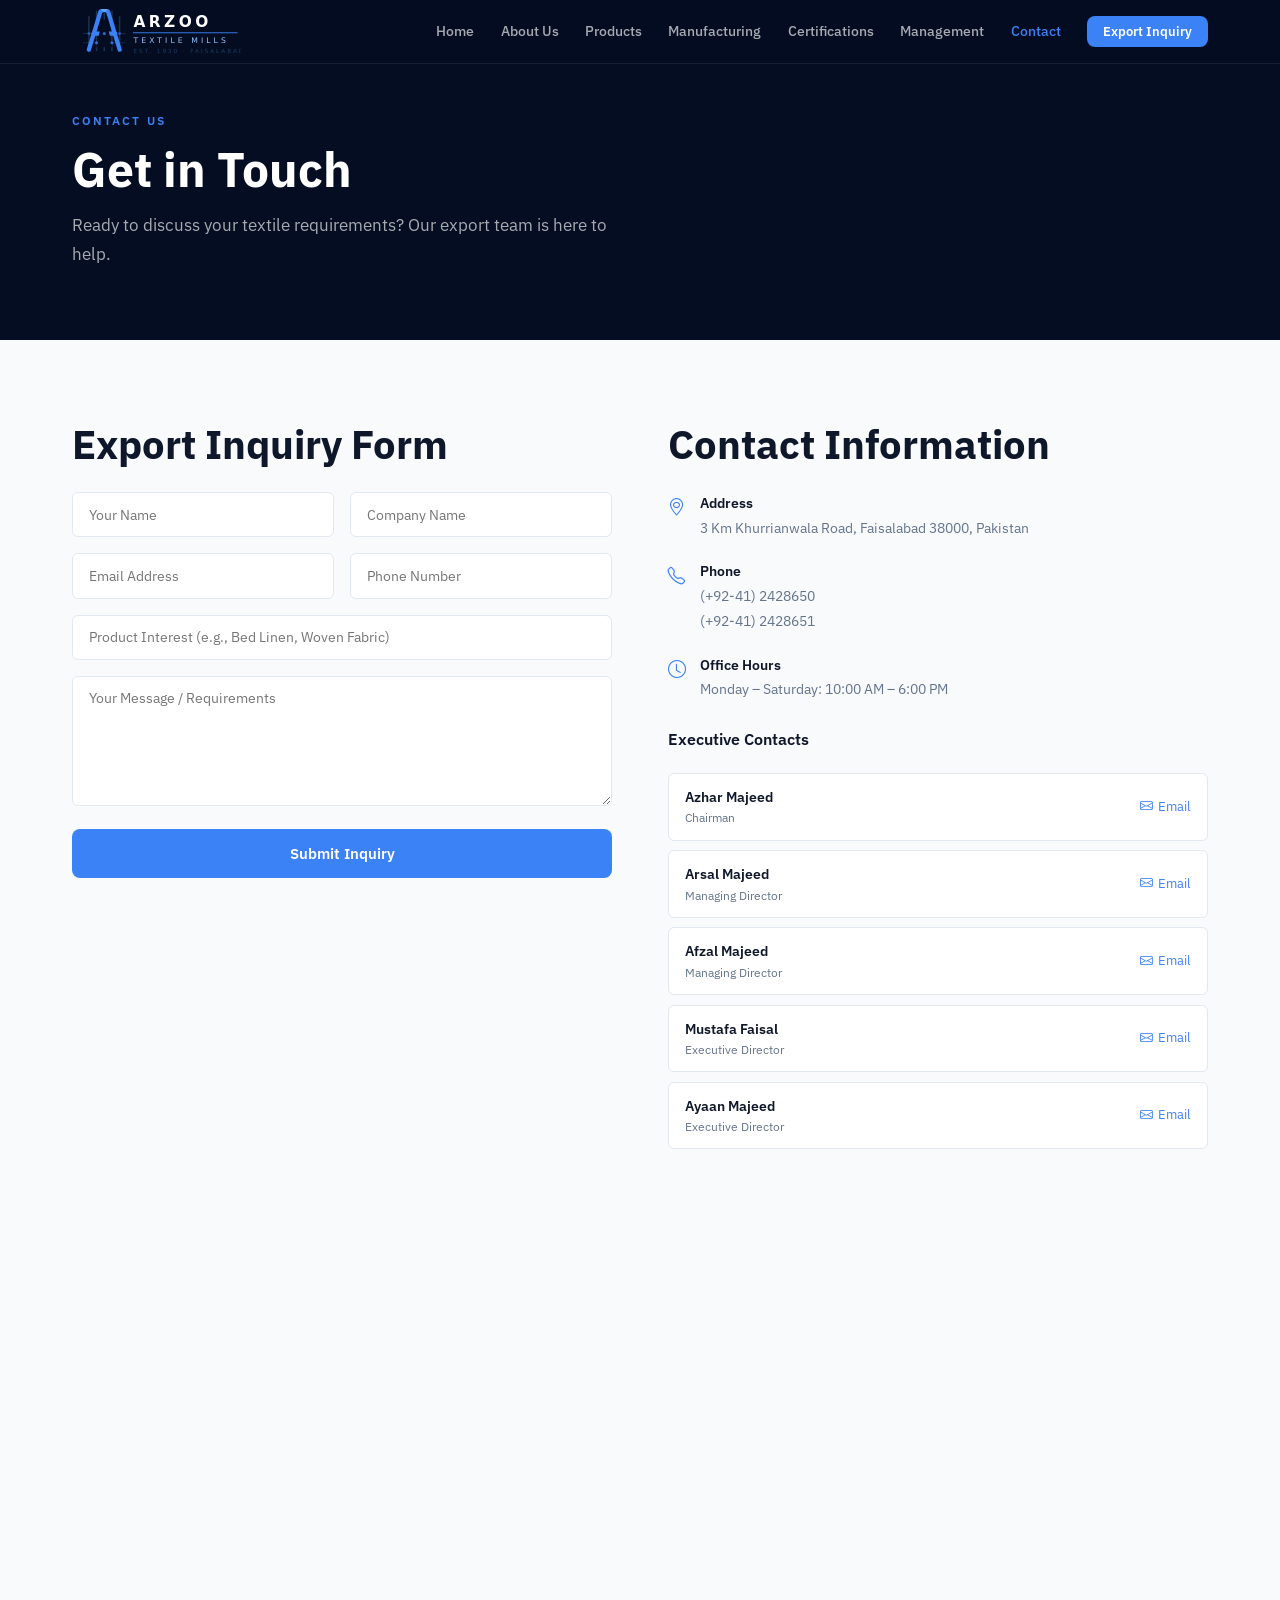
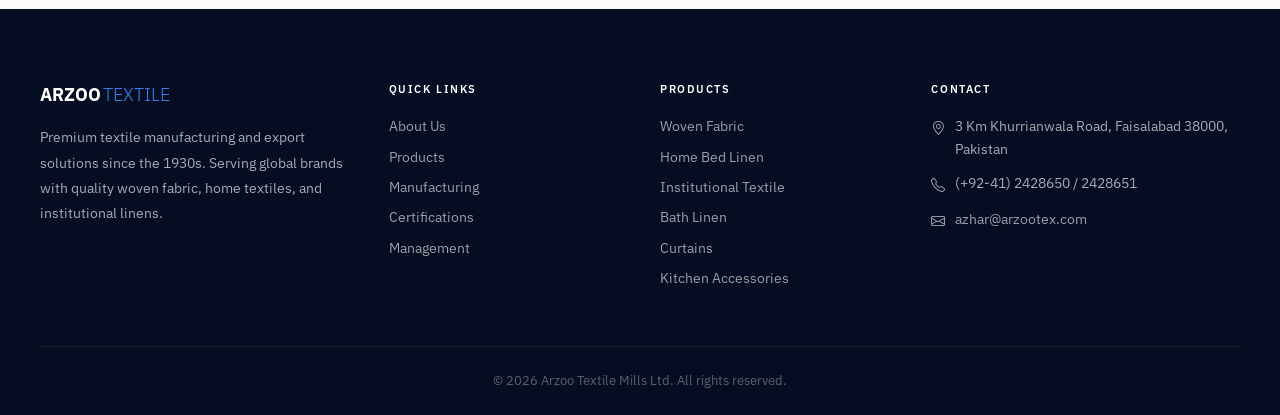
<file: pages/contact.html>
<!DOCTYPE html>
<html lang="en">
<head>
  <meta charset="UTF-8"/>
  <meta name="viewport" content="width=device-width, initial-scale=1.0"/>
  <title>Contact – Arzoo Textile Mills Ltd.</title>
  <link rel="icon" href="../images/logo-mark.svg" type="image/svg+xml"/>
  <link href="https://fonts.googleapis.com/css2?family=IBM+Plex+Sans:wght@300;400;500;600;700&display=swap" rel="stylesheet"/>
  <link href="https://cdn.jsdelivr.net/npm/bootstrap@5.3.2/dist/css/bootstrap.min.css" rel="stylesheet"/>
  <link href="https://cdn.jsdelivr.net/npm/bootstrap-icons@1.11.3/font/bootstrap-icons.min.css" rel="stylesheet"/>
  <link rel="stylesheet" href="../css/style.css"/>
</head>
<body>

<nav class="site-nav solid" id="siteNav">
  <div class="container">
    <div class="nav-inner">
      <a href="../index.html" style="text-decoration:none;display:flex;align-items:center;"><img src="../images/logo-dark.svg" alt="Arzoo Textile Mills" style="height:46px;width:auto;" /></a>
      <div class="nav-links">
        <a href="../index.html"      class="nav-link">Home</a>
        <a href="about.html"         class="nav-link">About Us</a>
        <a href="products.html"      class="nav-link">Products</a>
        <a href="manufacturing.html" class="nav-link">Manufacturing</a>
        <a href="certifications.html"class="nav-link">Certifications</a>
        <a href="management.html"    class="nav-link">Management</a>
        <a href="contact.html"       class="nav-link active">Contact</a>
        <a href="contact.html"       class="btn btn-accent btn-sm nav-cta">Export Inquiry</a>
      </div>
      <button class="mobile-toggle" id="mobileToggle" aria-label="Menu">
        <i class="bi bi-list" id="iconOpen"></i><i class="bi bi-x" id="iconClose" style="display:none;"></i>
      </button>
    </div>
    <div class="mobile-menu" id="mobileMenu">
      <a href="../index.html"       class="nav-link">Home</a>
      <a href="about.html"          class="nav-link">About Us</a>
      <a href="products.html"       class="nav-link">Products</a>
      <a href="manufacturing.html"  class="nav-link">Manufacturing</a>
      <a href="certifications.html" class="nav-link">Certifications</a>
      <a href="management.html"     class="nav-link">Management</a>
      <a href="contact.html"        class="nav-link active">Contact</a>
      <a href="contact.html"        class="btn btn-accent btn-sm">Export Inquiry</a>
    </div>
  </div>
</nav>

<div class="page-hero">
  <div class="container">
    <span class="eyebrow">Contact Us</span>
    <h1>Get in Touch</h1>
    <p>Ready to discuss your textile requirements? Our export team is here to help.</p>
  </div>
</div>

<section class="section-pad">
  <div class="container">
    <div class="contact-grid">

      <!-- FORM -->
      <div class="fade-up">
        <h2 class="section-title mb-4">Export Inquiry Form</h2>
        <form id="contactForm" novalidate>
          <div class="form-row">
            <input type="text"  class="form-field" placeholder="Your Name"     required/>
            <input type="text"  class="form-field" placeholder="Company Name"  required/>
          </div>
          <div class="form-row">
            <input type="email" class="form-field" placeholder="Email Address" required/>
            <input type="tel"   class="form-field" placeholder="Phone Number"/>
          </div>
          <input type="text" class="form-field" placeholder="Product Interest (e.g., Bed Linen, Woven Fabric)"/>
          <textarea class="form-field" placeholder="Your Message / Requirements" required></textarea>
          <button type="submit" class="btn btn-accent btn-lg btn-block">Submit Inquiry</button>
          <p class="form-success" id="formSuccess">&#10003; Thank you! Our export team will respond within 24–48 hours.</p>
        </form>
      </div>

      <!-- CONTACT INFO -->
      <div class="fade-up">
        <h2 class="section-title mb-4">Contact Information</h2>

        <div class="contact-info-item">
          <i class="bi bi-geo-alt contact-info-icon"></i>
          <div>
            <span class="contact-info-label">Address</span>
            <span class="contact-info-val">3 Km Khurrianwala Road, Faisalabad 38000, Pakistan</span>
          </div>
        </div>
        <div class="contact-info-item">
          <i class="bi bi-telephone contact-info-icon"></i>
          <div>
            <span class="contact-info-label">Phone</span>
            <span class="contact-info-val">(+92-41) 2428650</span><br/>
            <span class="contact-info-val">(+92-41) 2428651</span>
          </div>
        </div>
        <div class="contact-info-item">
          <i class="bi bi-clock contact-info-icon"></i>
          <div>
            <span class="contact-info-label">Office Hours</span>
            <span class="contact-info-val">Monday – Saturday: 10:00 AM – 6:00 PM</span>
          </div>
        </div>

        <h3 style="font-size:1rem;font-weight:600;color:var(--text);margin:1.75rem 0 0.75rem;">Executive Contacts</h3>
        <div class="exec-list">
          <div class="exec-item">
            <div><div class="exec-name">Azhar Majeed</div><div class="exec-role">Chairman</div></div>
            <a href="mailto:azhar@arzootex.com" class="exec-email"><i class="bi bi-envelope"></i> Email</a>
          </div>
          <div class="exec-item">
            <div><div class="exec-name">Arsal Majeed</div><div class="exec-role">Managing Director</div></div>
            <a href="mailto:arsal@arzootex.com" class="exec-email"><i class="bi bi-envelope"></i> Email</a>
          </div>
          <div class="exec-item">
            <div><div class="exec-name">Afzal Majeed</div><div class="exec-role">Managing Director</div></div>
            <a href="mailto:afzal@arzootex.com" class="exec-email"><i class="bi bi-envelope"></i> Email</a>
          </div>
          <div class="exec-item">
            <div><div class="exec-name">Mustafa Faisal</div><div class="exec-role">Executive Director</div></div>
            <a href="mailto:mustafa@arzootex.com" class="exec-email"><i class="bi bi-envelope"></i> Email</a>
          </div>
          <div class="exec-item">
            <div><div class="exec-name">Ayaan Majeed</div><div class="exec-role">Executive Director</div></div>
            <a href="mailto:ayaan@arzootex.com" class="exec-email"><i class="bi bi-envelope"></i> Email</a>
          </div>
        </div>
      </div>

    </div>
  </div>
</section>

<!-- MAP -->
<iframe
  title="Arzoo Textile Mills Location"
  class="map-frame"
  src="https://www.google.com/maps/embed?pb=!1m18!1m12!1m3!1d3400.0!2d73.08!3d31.42!2m3!1f0!2f0!3f0!3m2!1i1024!2i768!4f13.1!3m3!1m2!1s0x0%3A0x0!2zMzHCsDI1JzEyLjAiTiA3M8KwMDQnNDguMCJF!5e0!3m2!1sen!2spk!4v1234567890"
  allowfullscreen loading="lazy" referrerpolicy="no-referrer-when-downgrade">
</iframe>

<footer class="site-footer">
  <div class="container footer-inner">
    <div class="footer-grid">
      <div>
        <div class="footer-brand">ARZOO<span class="light">TEXTILE</span></div>
        <p class="footer-desc">Premium textile manufacturing and export solutions since the 1930s. Serving global brands with quality woven fabric, home textiles, and institutional linens.</p>
      </div>
      <div>
        <div class="footer-head">Quick Links</div>
        <a href="about.html" class="footer-link">About Us</a>
        <a href="products.html" class="footer-link">Products</a>
        <a href="manufacturing.html" class="footer-link">Manufacturing</a>
        <a href="certifications.html" class="footer-link">Certifications</a>
        <a href="management.html" class="footer-link">Management</a>
      </div>
      <div>
        <div class="footer-head">Products</div>
        <a href="products.html" class="footer-link">Woven Fabric</a>
        <a href="products.html" class="footer-link">Home Bed Linen</a>
        <a href="products.html" class="footer-link">Institutional Textile</a>
        <a href="products.html" class="footer-link">Bath Linen</a>
        <a href="products.html" class="footer-link">Curtains</a>
        <a href="products.html" class="footer-link">Kitchen Accessories</a>
      </div>
      <div>
        <div class="footer-head">Contact</div>
        <div class="footer-contact-row"><i class="bi bi-geo-alt"></i><span>3 Km Khurrianwala Road, Faisalabad 38000, Pakistan</span></div>
        <div class="footer-contact-row"><i class="bi bi-telephone"></i><span>(+92-41) 2428650 / 2428651</span></div>
        <div class="footer-contact-row"><i class="bi bi-envelope"></i><a href="mailto:azhar@arzootex.com" class="footer-link" style="display:inline;">azhar@arzootex.com</a></div>
      </div>
    </div>
    <div class="footer-bottom">&copy; <span id="footerYear"></span> Arzoo Textile Mills Ltd. All rights reserved.</div>
  </div>
</footer>

<script src="https://cdn.jsdelivr.net/npm/bootstrap@5.3.2/dist/js/bootstrap.bundle.min.js"></script>
<script src="../js/main.js"></script>
</body>
</html>
</file>
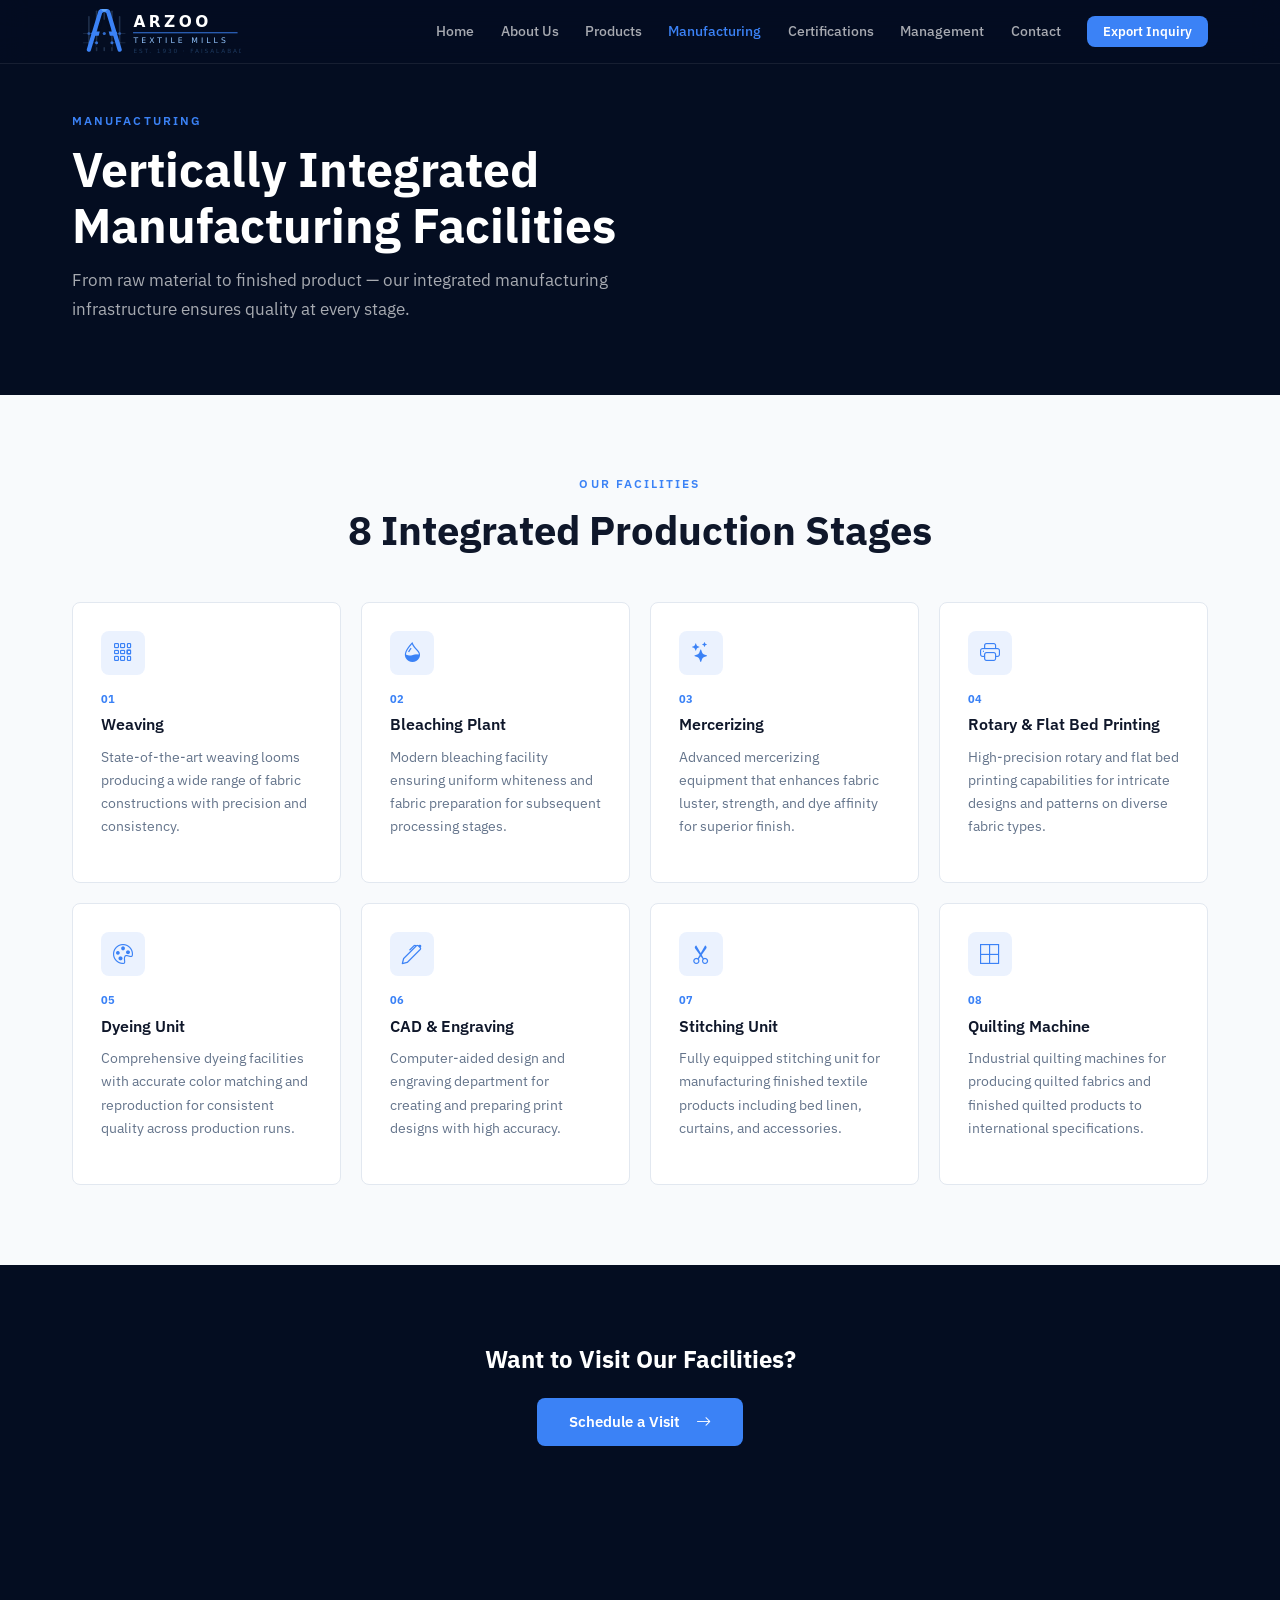
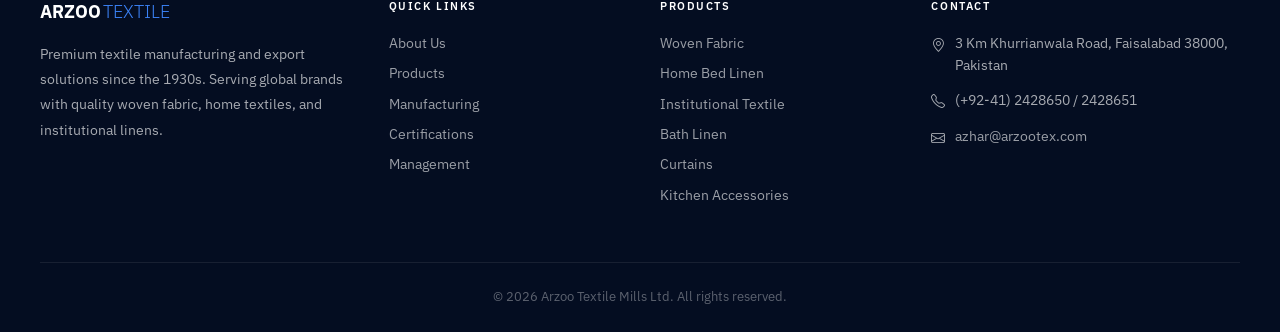
<file: pages/manufacturing.html>
<!DOCTYPE html>
<html lang="en">
<head>
  <meta charset="UTF-8"/>
  <meta name="viewport" content="width=device-width, initial-scale=1.0"/>
  <title>Manufacturing – Arzoo Textile Mills Ltd.</title>
  <link rel="icon" href="../images/logo-mark.svg" type="image/svg+xml"/>
  <link href="https://fonts.googleapis.com/css2?family=IBM+Plex+Sans:wght@300;400;500;600;700&display=swap" rel="stylesheet"/>
  <link href="https://cdn.jsdelivr.net/npm/bootstrap@5.3.2/dist/css/bootstrap.min.css" rel="stylesheet"/>
  <link href="https://cdn.jsdelivr.net/npm/bootstrap-icons@1.11.3/font/bootstrap-icons.min.css" rel="stylesheet"/>
  <link rel="stylesheet" href="../css/style.css"/>
</head>
<body>

<nav class="site-nav solid" id="siteNav">
  <div class="container">
    <div class="nav-inner">
      <a href="../index.html" style="text-decoration:none;display:flex;align-items:center;"><img src="../images/logo-dark.svg" alt="Arzoo Textile Mills" style="height:46px;width:auto;" /></a>
      <div class="nav-links">
        <a href="../index.html"      class="nav-link">Home</a>
        <a href="about.html"         class="nav-link">About Us</a>
        <a href="products.html"      class="nav-link">Products</a>
        <a href="manufacturing.html" class="nav-link active">Manufacturing</a>
        <a href="certifications.html"class="nav-link">Certifications</a>
        <a href="management.html"    class="nav-link">Management</a>
        <a href="contact.html"       class="nav-link">Contact</a>
        <a href="contact.html"       class="btn btn-accent btn-sm nav-cta">Export Inquiry</a>
      </div>
      <button class="mobile-toggle" id="mobileToggle" aria-label="Menu">
        <i class="bi bi-list" id="iconOpen"></i><i class="bi bi-x" id="iconClose" style="display:none;"></i>
      </button>
    </div>
    <div class="mobile-menu" id="mobileMenu">
      <a href="../index.html"       class="nav-link">Home</a>
      <a href="about.html"          class="nav-link">About Us</a>
      <a href="products.html"       class="nav-link">Products</a>
      <a href="manufacturing.html"  class="nav-link active">Manufacturing</a>
      <a href="certifications.html" class="nav-link">Certifications</a>
      <a href="management.html"     class="nav-link">Management</a>
      <a href="contact.html"        class="nav-link">Contact</a>
      <a href="contact.html"        class="btn btn-accent btn-sm">Export Inquiry</a>
    </div>
  </div>
</nav>

<div class="page-hero">
  <div class="container">
    <span class="eyebrow">Manufacturing</span>
    <h1>Vertically Integrated Manufacturing Facilities</h1>
    <p>From raw material to finished product — our integrated manufacturing infrastructure ensures quality at every stage.</p>
  </div>
</div>

<section class="section-pad">
  <div class="container">
    <div class="section-heading center fade-up">
      <span class="eyebrow">Our Facilities</span>
      <h2 class="section-title">8 Integrated Production Stages</h2>
    </div>
    <div class="mfg-grid">

      <div class="mfg-card fade-up">
        <div class="mfg-icon"><i class="bi bi-grid-3x3-gap"></i></div>
        <div class="mfg-num">01</div>
        <div class="mfg-name">Weaving</div>
        <p class="mfg-desc">State-of-the-art weaving looms producing a wide range of fabric constructions with precision and consistency.</p>
      </div>

      <div class="mfg-card fade-up">
        <div class="mfg-icon"><i class="bi bi-droplet-half"></i></div>
        <div class="mfg-num">02</div>
        <div class="mfg-name">Bleaching Plant</div>
        <p class="mfg-desc">Modern bleaching facility ensuring uniform whiteness and fabric preparation for subsequent processing stages.</p>
      </div>

      <div class="mfg-card fade-up">
        <div class="mfg-icon"><i class="bi bi-stars"></i></div>
        <div class="mfg-num">03</div>
        <div class="mfg-name">Mercerizing</div>
        <p class="mfg-desc">Advanced mercerizing equipment that enhances fabric luster, strength, and dye affinity for superior finish.</p>
      </div>

      <div class="mfg-card fade-up">
        <div class="mfg-icon"><i class="bi bi-printer"></i></div>
        <div class="mfg-num">04</div>
        <div class="mfg-name">Rotary &amp; Flat Bed Printing</div>
        <p class="mfg-desc">High-precision rotary and flat bed printing capabilities for intricate designs and patterns on diverse fabric types.</p>
      </div>

      <div class="mfg-card fade-up">
        <div class="mfg-icon"><i class="bi bi-palette"></i></div>
        <div class="mfg-num">05</div>
        <div class="mfg-name">Dyeing Unit</div>
        <p class="mfg-desc">Comprehensive dyeing facilities with accurate color matching and reproduction for consistent quality across production runs.</p>
      </div>

      <div class="mfg-card fade-up">
        <div class="mfg-icon"><i class="bi bi-pen"></i></div>
        <div class="mfg-num">06</div>
        <div class="mfg-name">CAD &amp; Engraving</div>
        <p class="mfg-desc">Computer-aided design and engraving department for creating and preparing print designs with high accuracy.</p>
      </div>

      <div class="mfg-card fade-up">
        <div class="mfg-icon"><i class="bi bi-scissors"></i></div>
        <div class="mfg-num">07</div>
        <div class="mfg-name">Stitching Unit</div>
        <p class="mfg-desc">Fully equipped stitching unit for manufacturing finished textile products including bed linen, curtains, and accessories.</p>
      </div>

      <div class="mfg-card fade-up">
        <div class="mfg-icon"><i class="bi bi-border-all"></i></div>
        <div class="mfg-num">08</div>
        <div class="mfg-name">Quilting Machine</div>
        <p class="mfg-desc">Industrial quilting machines for producing quilted fabrics and finished quilted products to international specifications.</p>
      </div>

    </div>
  </div>
</section>

<section class="section-pad" style="background:var(--primary);text-align:center;">
  <div class="container fade-up">
    <h2 style="font-size:1.5rem;font-weight:700;color:#fff;margin-bottom:1.5rem;">Want to Visit Our Facilities?</h2>
    <a href="contact.html" class="btn btn-accent btn-lg">Schedule a Visit &nbsp;<i class="bi bi-arrow-right"></i></a>
  </div>
</section>

<footer class="site-footer">
  <div class="container footer-inner">
    <div class="footer-grid">
      <div>
        <div class="footer-brand">ARZOO<span class="light">TEXTILE</span></div>
        <p class="footer-desc">Premium textile manufacturing and export solutions since the 1930s. Serving global brands with quality woven fabric, home textiles, and institutional linens.</p>
      </div>
      <div>
        <div class="footer-head">Quick Links</div>
        <a href="about.html" class="footer-link">About Us</a>
        <a href="products.html" class="footer-link">Products</a>
        <a href="manufacturing.html" class="footer-link">Manufacturing</a>
        <a href="certifications.html" class="footer-link">Certifications</a>
        <a href="management.html" class="footer-link">Management</a>
      </div>
      <div>
        <div class="footer-head">Products</div>
        <a href="products.html" class="footer-link">Woven Fabric</a>
        <a href="products.html" class="footer-link">Home Bed Linen</a>
        <a href="products.html" class="footer-link">Institutional Textile</a>
        <a href="products.html" class="footer-link">Bath Linen</a>
        <a href="products.html" class="footer-link">Curtains</a>
        <a href="products.html" class="footer-link">Kitchen Accessories</a>
      </div>
      <div>
        <div class="footer-head">Contact</div>
        <div class="footer-contact-row"><i class="bi bi-geo-alt"></i><span>3 Km Khurrianwala Road, Faisalabad 38000, Pakistan</span></div>
        <div class="footer-contact-row"><i class="bi bi-telephone"></i><span>(+92-41) 2428650 / 2428651</span></div>
        <div class="footer-contact-row"><i class="bi bi-envelope"></i><a href="mailto:azhar@arzootex.com" class="footer-link" style="display:inline;">azhar@arzootex.com</a></div>
      </div>
    </div>
    <div class="footer-bottom">&copy; <span id="footerYear"></span> Arzoo Textile Mills Ltd. All rights reserved.</div>
  </div>
</footer>

<script src="https://cdn.jsdelivr.net/npm/bootstrap@5.3.2/dist/js/bootstrap.bundle.min.js"></script>
<script src="../js/main.js"></script>
</body>
</html>
</file>
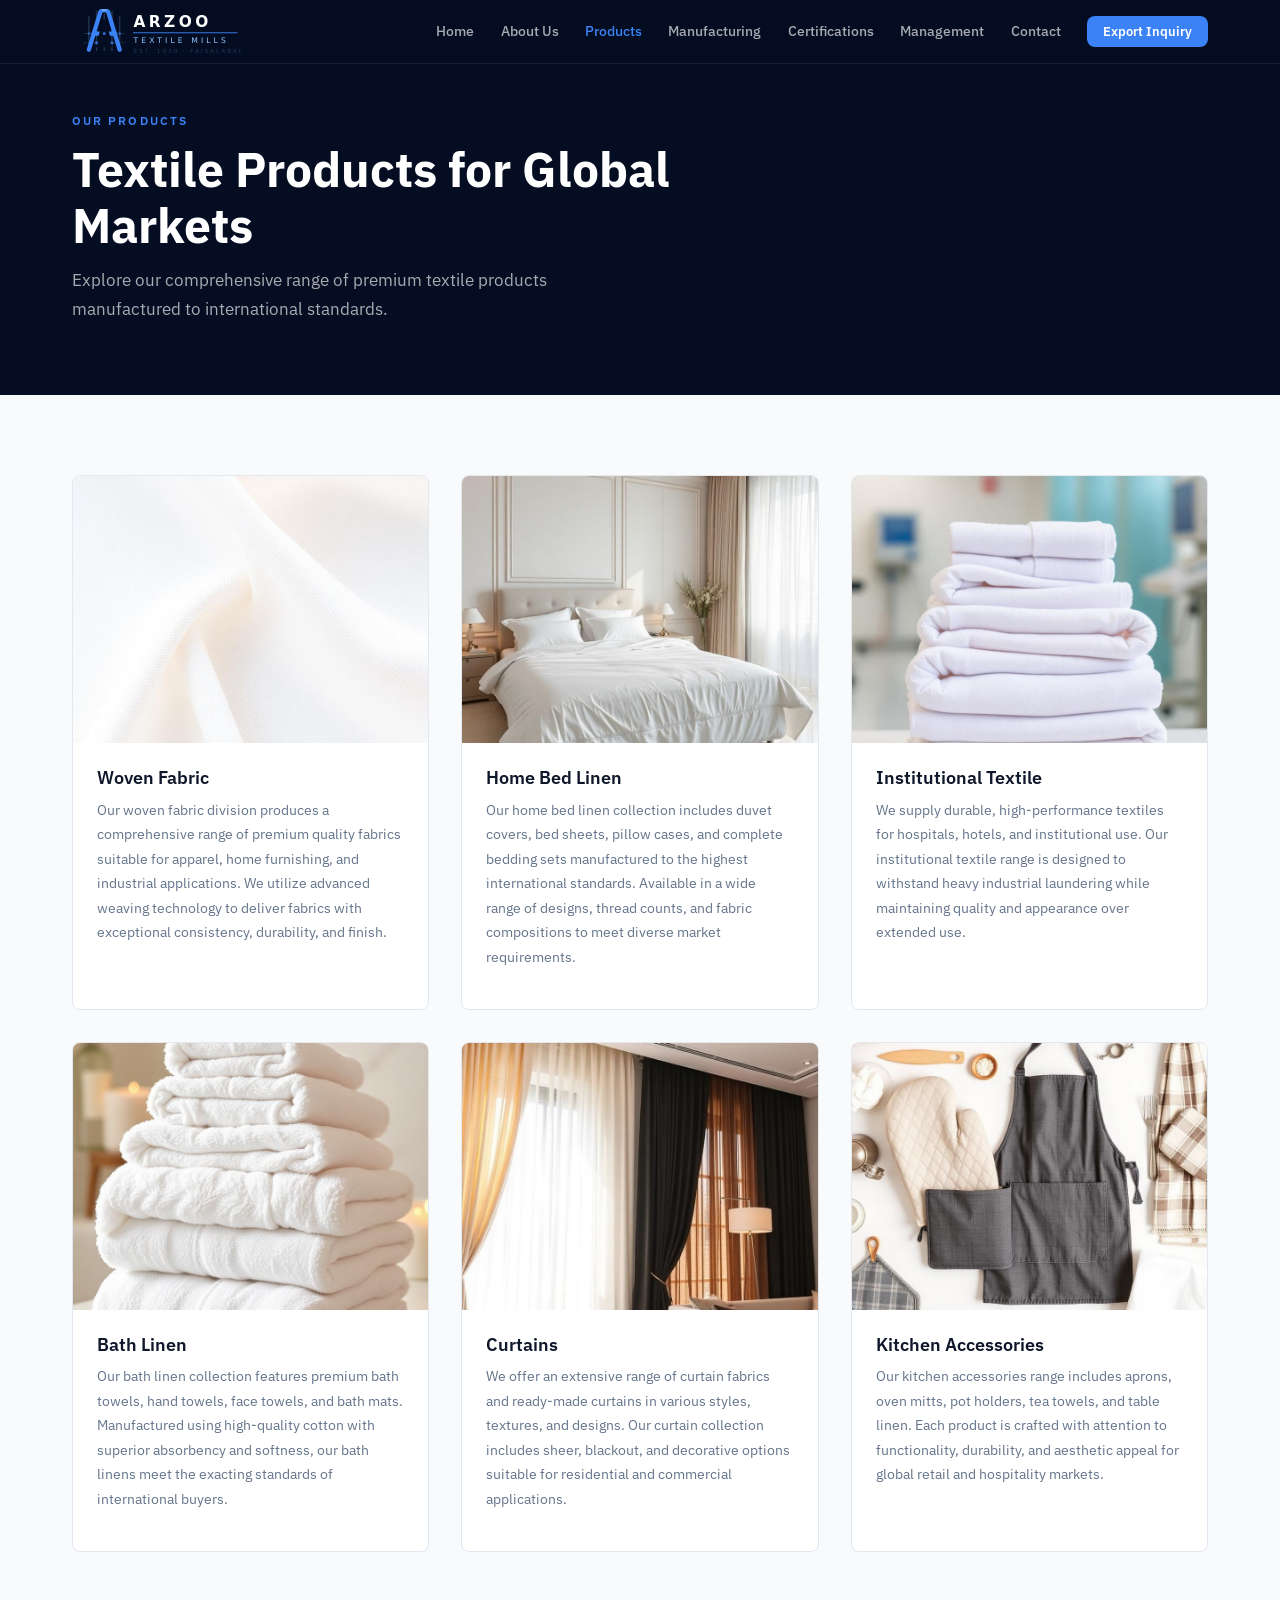
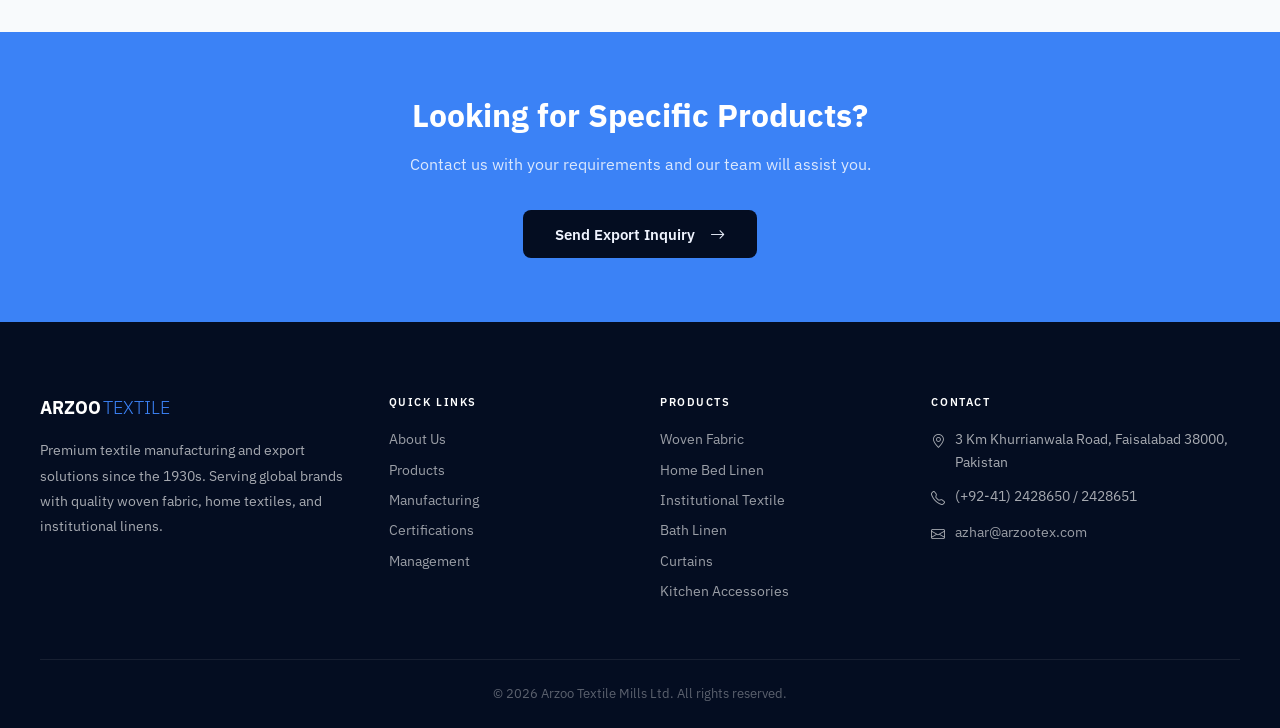
<file: pages/products.html>
<!DOCTYPE html>
<html lang="en">
<head>
  <meta charset="UTF-8"/>
  <meta name="viewport" content="width=device-width, initial-scale=1.0"/>
  <title>Products – Arzoo Textile Mills Ltd.</title>
  <link rel="icon" href="../images/logo-mark.svg" type="image/svg+xml"/>
  <link href="https://fonts.googleapis.com/css2?family=IBM+Plex+Sans:wght@300;400;500;600;700&display=swap" rel="stylesheet"/>
  <link href="https://cdn.jsdelivr.net/npm/bootstrap@5.3.2/dist/css/bootstrap.min.css" rel="stylesheet"/>
  <link href="https://cdn.jsdelivr.net/npm/bootstrap-icons@1.11.3/font/bootstrap-icons.min.css" rel="stylesheet"/>
  <link rel="stylesheet" href="../css/style.css"/>
</head>
<body>

<nav class="site-nav solid" id="siteNav">
  <div class="container">
    <div class="nav-inner">
      <a href="../index.html" style="text-decoration:none;display:flex;align-items:center;"><img src="../images/logo-dark.svg" alt="Arzoo Textile Mills" style="height:46px;width:auto;" /></a>
      <div class="nav-links">
        <a href="../index.html"      class="nav-link">Home</a>
        <a href="about.html"         class="nav-link">About Us</a>
        <a href="products.html"      class="nav-link active">Products</a>
        <a href="manufacturing.html" class="nav-link">Manufacturing</a>
        <a href="certifications.html"class="nav-link">Certifications</a>
        <a href="management.html"    class="nav-link">Management</a>
        <a href="contact.html"       class="nav-link">Contact</a>
        <a href="contact.html"       class="btn btn-accent btn-sm nav-cta">Export Inquiry</a>
      </div>
      <button class="mobile-toggle" id="mobileToggle" aria-label="Menu">
        <i class="bi bi-list" id="iconOpen"></i><i class="bi bi-x" id="iconClose" style="display:none;"></i>
      </button>
    </div>
    <div class="mobile-menu" id="mobileMenu">
      <a href="../index.html"       class="nav-link">Home</a>
      <a href="about.html"          class="nav-link">About Us</a>
      <a href="products.html"       class="nav-link active">Products</a>
      <a href="manufacturing.html"  class="nav-link">Manufacturing</a>
      <a href="certifications.html" class="nav-link">Certifications</a>
      <a href="management.html"     class="nav-link">Management</a>
      <a href="contact.html"        class="nav-link">Contact</a>
      <a href="contact.html"        class="btn btn-accent btn-sm">Export Inquiry</a>
    </div>
  </div>
</nav>

<div class="page-hero">
  <div class="container">
    <span class="eyebrow">Our Products</span>
    <h1>Textile Products for Global Markets</h1>
    <p>Explore our comprehensive range of premium textile products manufactured to international standards.</p>
  </div>
</div>

<section class="section-pad">
  <div class="container">
    <div class="products-grid">

      <div class="product-item fade-up">
        <div class="product-item-img"><img src="../images/product-woven.jpg" alt="Woven Fabric" loading="lazy"/></div>
        <div class="product-item-body">
          <h3>Woven Fabric</h3>
          <p>Our woven fabric division produces a comprehensive range of premium quality fabrics suitable for apparel, home furnishing, and industrial applications. We utilize advanced weaving technology to deliver fabrics with exceptional consistency, durability, and finish.</p>
        </div>
      </div>

      <div class="product-item fade-up">
        <div class="product-item-img"><img src="../images/product-bedlinen.jpg" alt="Home Bed Linen" loading="lazy"/></div>
        <div class="product-item-body">
          <h3>Home Bed Linen</h3>
          <p>Our home bed linen collection includes duvet covers, bed sheets, pillow cases, and complete bedding sets manufactured to the highest international standards. Available in a wide range of designs, thread counts, and fabric compositions to meet diverse market requirements.</p>
        </div>
      </div>

      <div class="product-item fade-up">
        <div class="product-item-img"><img src="../images/product-institutional.jpg" alt="Institutional Textile" loading="lazy"/></div>
        <div class="product-item-body">
          <h3>Institutional Textile</h3>
          <p>We supply durable, high-performance textiles for hospitals, hotels, and institutional use. Our institutional textile range is designed to withstand heavy industrial laundering while maintaining quality and appearance over extended use.</p>
        </div>
      </div>

      <div class="product-item fade-up">
        <div class="product-item-img"><img src="../images/product-bathlinen.jpg" alt="Bath Linen" loading="lazy"/></div>
        <div class="product-item-body">
          <h3>Bath Linen</h3>
          <p>Our bath linen collection features premium bath towels, hand towels, face towels, and bath mats. Manufactured using high-quality cotton with superior absorbency and softness, our bath linens meet the exacting standards of international buyers.</p>
        </div>
      </div>

      <div class="product-item fade-up">
        <div class="product-item-img"><img src="../images/product-curtains.jpg" alt="Curtains" loading="lazy"/></div>
        <div class="product-item-body">
          <h3>Curtains</h3>
          <p>We offer an extensive range of curtain fabrics and ready-made curtains in various styles, textures, and designs. Our curtain collection includes sheer, blackout, and decorative options suitable for residential and commercial applications.</p>
        </div>
      </div>

      <div class="product-item fade-up">
        <div class="product-item-img"><img src="../images/product-kitchen.jpg" alt="Kitchen Accessories" loading="lazy"/></div>
        <div class="product-item-body">
          <h3>Kitchen Accessories</h3>
          <p>Our kitchen accessories range includes aprons, oven mitts, pot holders, tea towels, and table linen. Each product is crafted with attention to functionality, durability, and aesthetic appeal for global retail and hospitality markets.</p>
        </div>
      </div>

    </div>
  </div>
</section>

<section class="cta-section">
  <div class="container fade-up">
    <h2>Looking for Specific Products?</h2>
    <p>Contact us with your requirements and our team will assist you.</p>
    <a href="contact.html" class="btn btn-primary btn-lg">Send Export Inquiry &nbsp;<i class="bi bi-arrow-right"></i></a>
  </div>
</section>

<footer class="site-footer">
  <div class="container footer-inner">
    <div class="footer-grid">
      <div>
        <div class="footer-brand">ARZOO<span class="light">TEXTILE</span></div>
        <p class="footer-desc">Premium textile manufacturing and export solutions since the 1930s. Serving global brands with quality woven fabric, home textiles, and institutional linens.</p>
      </div>
      <div>
        <div class="footer-head">Quick Links</div>
        <a href="about.html" class="footer-link">About Us</a>
        <a href="products.html" class="footer-link">Products</a>
        <a href="manufacturing.html" class="footer-link">Manufacturing</a>
        <a href="certifications.html" class="footer-link">Certifications</a>
        <a href="management.html" class="footer-link">Management</a>
      </div>
      <div>
        <div class="footer-head">Products</div>
        <a href="products.html" class="footer-link">Woven Fabric</a>
        <a href="products.html" class="footer-link">Home Bed Linen</a>
        <a href="products.html" class="footer-link">Institutional Textile</a>
        <a href="products.html" class="footer-link">Bath Linen</a>
        <a href="products.html" class="footer-link">Curtains</a>
        <a href="products.html" class="footer-link">Kitchen Accessories</a>
      </div>
      <div>
        <div class="footer-head">Contact</div>
        <div class="footer-contact-row"><i class="bi bi-geo-alt"></i><span>3 Km Khurrianwala Road, Faisalabad 38000, Pakistan</span></div>
        <div class="footer-contact-row"><i class="bi bi-telephone"></i><span>(+92-41) 2428650 / 2428651</span></div>
        <div class="footer-contact-row"><i class="bi bi-envelope"></i><a href="mailto:azhar@arzootex.com" class="footer-link" style="display:inline;">azhar@arzootex.com</a></div>
      </div>
    </div>
    <div class="footer-bottom">&copy; <span id="footerYear"></span> Arzoo Textile Mills Ltd. All rights reserved.</div>
  </div>
</footer>

<script src="https://cdn.jsdelivr.net/npm/bootstrap@5.3.2/dist/js/bootstrap.bundle.min.js"></script>
<script src="../js/main.js"></script>
</body>
</html>
</file>
<file: css/style.css>
@import url('https://fonts.googleapis.com/css2?family=IBM+Plex+Sans:wght@300;400;500;600;700&display=swap');

/* ── Variables ─────────────────────────────────────────────── */
:root {
  --primary:      #040d21;
  --primary-fg:   #f0f4ff;
  --accent:       #3b82f6;
  --accent-dark:  #2563eb;
  --muted:        #64748b;
  --muted-bg:     #f1f5f9;
  --card:         #ffffff;
  --border:       #e2e8f0;
  --text:         #0f172a;
  --bg:           #f8fafc;
  --radius:       8px;
}

/* ── Reset ──────────────────────────────────────────────────── */
*, *::before, *::after { box-sizing: border-box; margin: 0; padding: 0; }
html { scroll-behavior: smooth; }
body {
  font-family: 'IBM Plex Sans', system-ui, sans-serif;
  color: var(--text);
  background: var(--bg);
  -webkit-font-smoothing: antialiased;
  line-height: 1.6;
}
img { max-width: 100%; display: block; }
a { text-decoration: none; color: inherit; }

/* ── Container ──────────────────────────────────────────────── */
.container {
  max-width: 1200px;
  margin: 0 auto;
  padding: 0 1.5rem;
}
@media (min-width: 1024px) { .container { padding: 0 2rem; } }

/* ── Typography helpers ─────────────────────────────────────── */
.eyebrow {
  display: block;
  font-size: 0.72rem;
  font-weight: 600;
  letter-spacing: 0.18em;
  text-transform: uppercase;
  color: var(--accent);
  margin-bottom: 0.75rem;
}
.section-title {
  font-size: clamp(1.75rem, 3.5vw, 2.5rem);
  font-weight: 700;
  color: var(--text);
  line-height: 1.2;
}
.section-desc {
  color: var(--muted);
  line-height: 1.8;
  font-size: 1rem;
}
.section-heading { margin-bottom: 3rem; }
.section-heading.center { text-align: center; }
.section-heading.center .section-desc { max-width: 680px; margin: 0.75rem auto 0; }

/* ── Buttons ────────────────────────────────────────────────── */
.btn {
  display: inline-flex;
  align-items: center;
  gap: 0.45rem;
  font-family: 'IBM Plex Sans', sans-serif;
  font-weight: 600;
  font-size: 0.875rem;
  padding: 0.65rem 1.5rem;
  border-radius: var(--radius);
  border: none;
  cursor: pointer;
  transition: all 0.2s;
  text-decoration: none;
  white-space: nowrap;
}
.btn-accent { background: var(--accent); color: #fff; }
.btn-accent:hover { background: var(--accent-dark); color: #fff; }
.btn-primary { background: var(--primary); color: var(--primary-fg); }
.btn-primary:hover { background: #0a1535; color: var(--primary-fg); }
.btn-outline-light {
  background: transparent;
  color: var(--primary-fg);
  border: 1.5px solid rgba(240,244,255,0.35);
}
.btn-outline-light:hover { background: rgba(240,244,255,0.1); color: var(--primary-fg); }
.btn-outline {
  background: transparent;
  color: var(--text);
  border: 1.5px solid var(--border);
}
.btn-outline:hover { border-color: var(--accent); color: var(--accent); }
.btn-lg { padding: 0.8rem 2rem; font-size: 0.95rem; }
.btn-sm { padding: 0.4rem 1rem; font-size: 0.8rem; }
.btn-block { width: 100%; justify-content: center; }

/* ── Navbar ─────────────────────────────────────────────────── */
.site-nav {
  position: fixed;
  top: 0; left: 0; right: 0;
  z-index: 1000;
  height: 64px;
  display: flex;
  align-items: center;
  background: rgba(4,13,33,0.85);
  backdrop-filter: blur(14px);
  border-bottom: 1px solid rgba(255,255,255,0.08);
  transition: background 0.3s;
}
.site-nav.solid {
  background: rgba(4,13,33,0.97);
}
.nav-inner {
  display: flex;
  align-items: center;
  justify-content: space-between;
  width: 100%;
}
.nav-brand {
  font-size: 1.15rem;
  font-weight: 700;
  color: #fff;
  letter-spacing: 0.02em;
  text-decoration: none;
}
.nav-brand .light { font-weight: 300; color: var(--accent); margin-left: 0.15rem; }
.nav-links {
  display: flex;
  align-items: center;
  gap: 0.15rem;
}
.nav-link {
  font-size: 0.875rem;
  font-weight: 500;
  color: rgba(255,255,255,0.65);
  padding: 0.4rem 0.75rem;
  border-radius: 6px;
  text-decoration: none;
  transition: color 0.2s;
}
.nav-link:hover, .nav-link.active { color: #fff; }
.nav-link.active { color: var(--accent); }
.nav-cta { margin-left: 0.75rem; }
.mobile-toggle {
  display: none;
  background: none;
  border: none;
  color: #fff;
  cursor: pointer;
  padding: 0.4rem;
  font-size: 1.4rem;
  line-height: 1;
}
.mobile-menu {
  display: none;
  background: var(--primary);
  border-bottom: 1px solid rgba(255,255,255,0.08);
  padding: 1rem 0 1.25rem;
}
.mobile-menu.open { display: block; }
.mobile-menu .nav-link {
  display: block;
  padding: 0.65rem 1rem;
  color: rgba(255,255,255,0.7);
}
.mobile-menu .nav-link:hover, .mobile-menu .nav-link.active { color: #fff; background: rgba(255,255,255,0.05); border-radius: 6px; }
.mobile-menu .btn { margin: 0.5rem 1rem 0; }
@media (max-width: 1023px) {
  .nav-links { display: none; }
  .mobile-toggle { display: block; }
}

/* ── Page Hero (inner pages) ────────────────────────────────── */
.page-hero {
  background: var(--primary);
  padding: 7rem 0 3.5rem;
}
.page-hero h1 {
  font-size: clamp(2rem, 4vw, 3rem);
  font-weight: 700;
  color: #fff;
  max-width: 700px;
  line-height: 1.15;
}
.page-hero p {
  color: rgba(255,255,255,0.65);
  font-size: 1.05rem;
  max-width: 560px;
  margin-top: 0.85rem;
  line-height: 1.7;
}

/* ── Hero Section (Home) ────────────────────────────────────── */
.hero-section {
  position: relative;
  height: 90vh;
  min-height: 600px;
  display: flex;
  align-items: center;
  overflow: hidden;
}
.hero-bg {
  position: absolute; inset: 0;
  width: 100%; height: 100%;
  object-fit: cover;
}
.hero-overlay {
  position: absolute; inset: 0;
  background: linear-gradient(100deg, rgba(4,13,33,0.92) 0%, rgba(4,13,33,0.72) 55%, rgba(4,13,33,0.35) 100%);
}
.hero-content {
  position: relative;
  z-index: 2;
  padding-top: 4rem;
  max-width: 680px;
}
.hero-eyebrow { color: var(--accent); font-size: 0.72rem; font-weight: 600; letter-spacing: 0.2em; text-transform: uppercase; display: block; margin-bottom: 1rem; }
.hero-title {
  font-size: clamp(2.2rem, 5vw, 3.75rem);
  font-weight: 700;
  color: #fff;
  line-height: 1.1;
  margin-bottom: 1.25rem;
}
.hero-desc { font-size: 1.05rem; color: rgba(255,255,255,0.78); line-height: 1.8; margin-bottom: 2rem; max-width: 560px; }
.hero-btns { display: flex; flex-wrap: wrap; gap: 1rem; }

/* ── Stats Bar ──────────────────────────────────────────────── */
.stats-bar {
  background: var(--card);
  border-bottom: 1px solid var(--border);
}
.stats-grid {
  display: grid;
  grid-template-columns: repeat(4, 1fr);
  divide-x: 1px solid var(--border);
}
.stat-cell {
  padding: 2rem 1.5rem;
  text-align: center;
  border-right: 1px solid var(--border);
}
.stat-cell:last-child { border-right: none; }
.stat-icon { font-size: 1.25rem; color: var(--accent); margin-bottom: 0.5rem; }
.stat-value { font-size: 1.75rem; font-weight: 700; color: var(--text); line-height: 1; }
.stat-label { font-size: 0.8rem; color: var(--muted); margin-top: 0.35rem; }
@media (max-width: 767px) {
  .stats-grid { grid-template-columns: 1fr 1fr; }
  .stat-cell:nth-child(2) { border-right: none; }
}

/* ── Section padding ────────────────────────────────────────── */
.section-pad { padding: 5rem 0; }
.section-muted { background: var(--muted-bg); }

/* ── Product Grid (home) ────────────────────────────────────── */
.product-cards {
  display: grid;
  grid-template-columns: repeat(3, 1fr);
  gap: 1.5rem;
}
.product-card {
  position: relative;
  border-radius: var(--radius);
  overflow: hidden;
  aspect-ratio: 3/4;
  display: block;
  text-decoration: none;
}
.product-card img {
  width: 100%; height: 100%;
  object-fit: cover;
  transition: transform 0.5s;
}
.product-card:hover img { transform: scale(1.06); }
.product-card-overlay {
  position: absolute; inset: 0;
  background: linear-gradient(to top, rgba(4,13,33,0.82) 0%, rgba(4,13,33,0.18) 55%, transparent 100%);
}
.product-card-body {
  position: absolute;
  bottom: 0; left: 0; right: 0;
  padding: 1.5rem;
}
.product-card-title {
  font-size: 1.15rem;
  font-weight: 600;
  color: #fff;
  margin-bottom: 0.3rem;
}
.product-card-desc { font-size: 0.82rem; color: rgba(255,255,255,0.65); }
.product-card-cta {
  display: inline-flex;
  align-items: center;
  gap: 0.3rem;
  margin-top: 0.75rem;
  font-size: 0.8rem;
  font-weight: 600;
  color: var(--accent);
  transition: gap 0.2s;
}
.product-card:hover .product-card-cta { gap: 0.55rem; }

@media (max-width: 991px) { .product-cards { grid-template-columns: 1fr 1fr; } }
@media (max-width: 575px) { .product-cards { grid-template-columns: 1fr; } }

/* ── Facility Cards ─────────────────────────────────────────── */
.facility-grid {
  display: grid;
  grid-template-columns: repeat(4, 1fr);
  gap: 1rem;
}
.facility-card {
  padding: 1.5rem;
  border-radius: var(--radius);
  border: 1px solid var(--border);
  background: var(--card);
  transition: border-color 0.2s, box-shadow 0.2s;
}
.facility-card:hover {
  border-color: rgba(59,130,246,0.45);
  box-shadow: 0 4px 24px rgba(59,130,246,0.08);
}
.facility-num { font-size: 0.72rem; font-weight: 700; color: var(--accent); margin-bottom: 0.5rem; }
.facility-name { font-size: 0.9rem; font-weight: 600; color: var(--text); }

@media (max-width: 991px) { .facility-grid { grid-template-columns: 1fr 1fr; } }
@media (max-width: 575px) { .facility-grid { grid-template-columns: 1fr 1fr; } }

/* ── CTA Section ────────────────────────────────────────────── */
.cta-section {
  background: var(--accent);
  padding: 4rem 0;
  text-align: center;
}
.cta-section h2 { font-size: clamp(1.5rem, 3vw, 2rem); font-weight: 700; color: #fff; margin-bottom: 1rem; }
.cta-section p { color: rgba(255,255,255,0.82); font-size: 1rem; max-width: 600px; margin: 0 auto 2rem; line-height: 1.7; }

/* ── About page ─────────────────────────────────────────────── */
.two-col { display: grid; grid-template-columns: 1fr 1fr; gap: 3.5rem; align-items: center; }
.two-col img { border-radius: var(--radius); width: 100%; }
.body-copy { color: var(--muted); line-height: 1.85; }
.body-copy + .body-copy { margin-top: 1rem; }
.strong { font-weight: 600; color: var(--text); }

.value-cards {
  display: grid;
  grid-template-columns: repeat(4, 1fr);
  gap: 1.25rem;
}
.value-card {
  padding: 1.5rem;
  border-radius: var(--radius);
  border: 1px solid var(--border);
  background: var(--card);
}
.value-card h3 { font-size: 0.95rem; font-weight: 600; color: var(--text); margin-bottom: 0.5rem; }
.value-card p { font-size: 0.85rem; color: var(--muted); line-height: 1.7; }

/* Timeline */
.timeline { display: flex; flex-direction: column; gap: 0; max-width: 680px; margin: 0 auto; }
.timeline-item { display: flex; gap: 1.5rem; align-items: flex-start; }
.timeline-year { font-size: 1rem; font-weight: 700; color: var(--accent); min-width: 80px; padding-top: 0.15rem; }
.timeline-body {
  flex: 1;
  padding: 0 0 2.5rem 1.5rem;
  border-left: 2px solid var(--border);
  position: relative;
}
.timeline-body::before {
  content: '';
  position: absolute;
  left: -5px; top: 6px;
  width: 8px; height: 8px;
  border-radius: 50%;
  background: var(--accent);
}
.timeline-body p { color: var(--muted); font-size: 0.925rem; line-height: 1.7; }

@media (max-width: 767px) {
  .two-col { grid-template-columns: 1fr; }
  .value-cards { grid-template-columns: 1fr 1fr; }
}
@media (max-width: 479px) { .value-cards { grid-template-columns: 1fr; } }

/* ── Products page ──────────────────────────────────────────── */
.products-grid {
  display: grid;
  grid-template-columns: repeat(3, 1fr);
  gap: 2rem;
}
.product-item {
  border-radius: var(--radius);
  overflow: hidden;
  border: 1px solid var(--border);
  background: var(--card);
}
.product-item-img { aspect-ratio: 4/3; overflow: hidden; }
.product-item-img img {
  width: 100%; height: 100%;
  object-fit: cover;
  transition: transform 0.5s;
}
.product-item:hover .product-item-img img { transform: scale(1.05); }
.product-item-body { padding: 1.5rem; }
.product-item-body h3 { font-size: 1.1rem; font-weight: 600; color: var(--text); margin-bottom: 0.6rem; }
.product-item-body p { font-size: 0.875rem; color: var(--muted); line-height: 1.75; }

@media (max-width: 991px) { .products-grid { grid-template-columns: 1fr 1fr; } }
@media (max-width: 575px) { .products-grid { grid-template-columns: 1fr; } }

/* ── Manufacturing page ─────────────────────────────────────── */
.mfg-grid {
  display: grid;
  grid-template-columns: repeat(4, 1fr);
  gap: 1.25rem;
}
.mfg-card {
  padding: 1.75rem;
  border-radius: var(--radius);
  border: 1px solid var(--border);
  background: var(--card);
  transition: border-color 0.2s, box-shadow 0.2s, transform 0.2s;
}
.mfg-card:hover {
  border-color: rgba(59,130,246,0.4);
  box-shadow: 0 8px 32px rgba(59,130,246,0.09);
  transform: translateY(-2px);
}
.mfg-icon {
  width: 44px; height: 44px;
  border-radius: 8px;
  background: rgba(59,130,246,0.1);
  display: flex; align-items: center; justify-content: center;
  color: var(--accent);
  font-size: 1.25rem;
  margin-bottom: 1rem;
}
.mfg-num { font-size: 0.68rem; font-weight: 700; color: var(--accent); margin-bottom: 0.25rem; }
.mfg-name { font-size: 1rem; font-weight: 600; color: var(--text); margin-bottom: 0.5rem; }
.mfg-desc { font-size: 0.85rem; color: var(--muted); line-height: 1.7; }

@media (max-width: 991px) { .mfg-grid { grid-template-columns: 1fr 1fr; } }

/* ── Certifications page ────────────────────────────────────── */
.cert-areas {
  display: grid;
  grid-template-columns: 1fr 1fr;
  gap: 1.75rem;
}
.cert-area-card {
  padding: 2rem;
  border-radius: var(--radius);
  border: 1px solid var(--border);
  background: var(--card);
}
.cert-area-icon {
  width: 48px; height: 48px;
  border-radius: 8px;
  background: rgba(59,130,246,0.1);
  display: flex; align-items: center; justify-content: center;
  color: var(--accent);
  font-size: 1.35rem;
  margin-bottom: 1rem;
}
.cert-area-card h3 { font-size: 1.1rem; font-weight: 600; color: var(--text); margin-bottom: 0.6rem; }
.cert-area-card p { font-size: 0.875rem; color: var(--muted); line-height: 1.75; }

.cert-badges {
  display: grid;
  grid-template-columns: repeat(6, 1fr);
  gap: 1rem;
}
.cert-badge {
  aspect-ratio: 1;
  border-radius: var(--radius);
  border: 1px solid var(--border);
  background: var(--card);
  display: flex;
  flex-direction: column;
  align-items: center;
  justify-content: center;
  padding: 1rem;
  text-align: center;
}
.cert-badge i { font-size: 1.75rem; color: rgba(59,130,246,0.35); margin-bottom: 0.4rem; }
.cert-badge span { font-size: 0.65rem; color: var(--muted); }

@media (max-width: 767px) {
  .cert-areas { grid-template-columns: 1fr; }
  .cert-badges { grid-template-columns: repeat(3, 1fr); }
}
@media (max-width: 479px) { .cert-badges { grid-template-columns: repeat(2, 1fr); } }

/* ── Management page ────────────────────────────────────────── */
.leaders-grid {
  display: grid;
  grid-template-columns: repeat(3, 1fr);
  gap: 2rem;
  max-width: 900px;
  margin: 0 auto;
}
.leader-card {
  border-radius: var(--radius);
  border: 1px solid var(--border);
  background: var(--card);
  overflow: hidden;
  transition: box-shadow 0.2s;
}
.leader-card:hover { box-shadow: 0 8px 32px rgba(0,0,0,0.1); }
.leader-avatar {
  aspect-ratio: 3/4;
  background: var(--muted-bg);
  display: flex; align-items: center; justify-content: center;
  color: rgba(100,116,139,0.3);
  font-size: 4rem;
}
.leader-body { padding: 1.25rem; }
.leader-name { font-size: 1rem; font-weight: 600; color: var(--text); }
.leader-title { font-size: 0.8rem; color: var(--accent); font-weight: 600; margin: 0.2rem 0 0.75rem; }
.leader-email {
  display: inline-flex; align-items: center; gap: 0.4rem;
  font-size: 0.8rem; color: var(--muted);
  text-decoration: none;
  transition: color 0.2s;
}
.leader-email:hover { color: var(--accent); }

@media (max-width: 767px) { .leaders-grid { grid-template-columns: 1fr 1fr; } }
@media (max-width: 479px) { .leaders-grid { grid-template-columns: 1fr; } }

/* ── Contact page ───────────────────────────────────────────── */
.contact-grid { display: grid; grid-template-columns: 1fr 1fr; gap: 3.5rem; }

.form-row { display: grid; grid-template-columns: 1fr 1fr; gap: 1rem; }
.form-field {
  width: 100%;
  padding: 0.65rem 1rem;
  border: 1.5px solid var(--border);
  border-radius: 6px;
  font-family: 'IBM Plex Sans', sans-serif;
  font-size: 0.875rem;
  color: var(--text);
  background: #fff;
  outline: none;
  transition: border-color 0.2s;
  margin-bottom: 1rem;
}
.form-field:focus { border-color: var(--accent); }
textarea.form-field { resize: vertical; min-height: 130px; }

.contact-info-item {
  display: flex; gap: 0.85rem;
  align-items: flex-start;
  margin-bottom: 1.25rem;
}
.contact-info-icon {
  color: var(--accent);
  font-size: 1.1rem;
  margin-top: 2px;
  flex-shrink: 0;
}
.contact-info-label { font-size: 0.875rem; font-weight: 600; color: var(--text); display: block; }
.contact-info-val { font-size: 0.875rem; color: var(--muted); }

.exec-list { display: flex; flex-direction: column; gap: 0.6rem; margin-top: 1.5rem; }
.exec-item {
  display: flex; align-items: center; justify-content: space-between;
  padding: 0.75rem 1rem;
  border-radius: 6px;
  border: 1px solid var(--border);
  background: var(--card);
}
.exec-name { font-size: 0.875rem; font-weight: 600; color: var(--text); }
.exec-role { font-size: 0.75rem; color: var(--muted); }
.exec-email {
  display: inline-flex; align-items: center; gap: 0.3rem;
  font-size: 0.8rem; color: var(--accent);
  text-decoration: none;
}
.exec-email:hover { text-decoration: underline; }

.map-frame { width: 100%; height: 380px; border: 0; display: block; }
.form-success {
  display: none;
  padding: 0.5rem 0;
  color: #16a34a;
  font-weight: 600;
  font-size: 0.875rem;
}
@media (max-width: 991px) {
  .contact-grid { grid-template-columns: 1fr; }
  .form-row { grid-template-columns: 1fr 1fr; }
}
@media (max-width: 575px) { .form-row { grid-template-columns: 1fr; } }

/* ── Footer ─────────────────────────────────────────────────── */
.site-footer { background: var(--primary); color: rgba(255,255,255,0.65); }
.footer-inner { padding: 4.5rem 0 0; }
.footer-grid {
  display: grid;
  grid-template-columns: 2fr 1.5fr 1.5fr 2fr;
  gap: 2.5rem;
}
.footer-brand { font-size: 1.1rem; font-weight: 700; color: #fff; margin-bottom: 1rem; }
.footer-brand .light { font-weight: 300; color: var(--accent); margin-left: 0.15rem; }
.footer-desc { font-size: 0.875rem; line-height: 1.8; }
.footer-head { font-size: 0.7rem; font-weight: 600; letter-spacing: 0.14em; text-transform: uppercase; color: #fff; margin-bottom: 1rem; }
.footer-link { font-size: 0.875rem; color: rgba(255,255,255,0.6); text-decoration: none; display: block; margin-bottom: 0.5rem; transition: color 0.2s; }
.footer-link:hover { color: #fff; }
.footer-contact-row { display: flex; gap: 0.6rem; align-items: flex-start; font-size: 0.875rem; margin-bottom: 0.75rem; }
.footer-contact-row i { flex-shrink: 0; margin-top: 2px; }
.footer-bottom { border-top: 1px solid rgba(255,255,255,0.08); padding: 1.5rem 0; margin-top: 3rem; text-align: center; font-size: 0.8rem; color: rgba(255,255,255,0.35); }

@media (max-width: 991px) { .footer-grid { grid-template-columns: 1fr 1fr; } }
@media (max-width: 575px) { .footer-grid { grid-template-columns: 1fr; } }

/* ── Fade-up animation ──────────────────────────────────────── */
.fade-up { opacity: 0; transform: translateY(24px); transition: opacity 0.6s ease, transform 0.6s ease; }
.fade-up.visible { opacity: 1; transform: translateY(0); }

/* ── Misc ───────────────────────────────────────────────────── */
.text-center { text-align: center; }
.mt-2 { margin-top: 1rem; }
.mt-3 { margin-top: 1.5rem; }
.mt-4 { margin-top: 2rem; }
.mb-2 { margin-bottom: 1rem; }
.mb-3 { margin-bottom: 1.5rem; }
.flex { display: flex; }
.gap-2 { gap: 1rem; }
.gap-3 { gap: 1.5rem; }
.flex-wrap { flex-wrap: wrap; }
.items-center { align-items: center; }
.justify-center { justify-content: center; }
.link-accent { color: var(--accent); font-weight: 500; display: inline-flex; align-items: center; gap: 0.35rem; }
.link-accent:hover { text-decoration: underline; }
.cta-btns { display: flex; flex-wrap: wrap; gap: 1rem; justify-content: center; }
</file>
